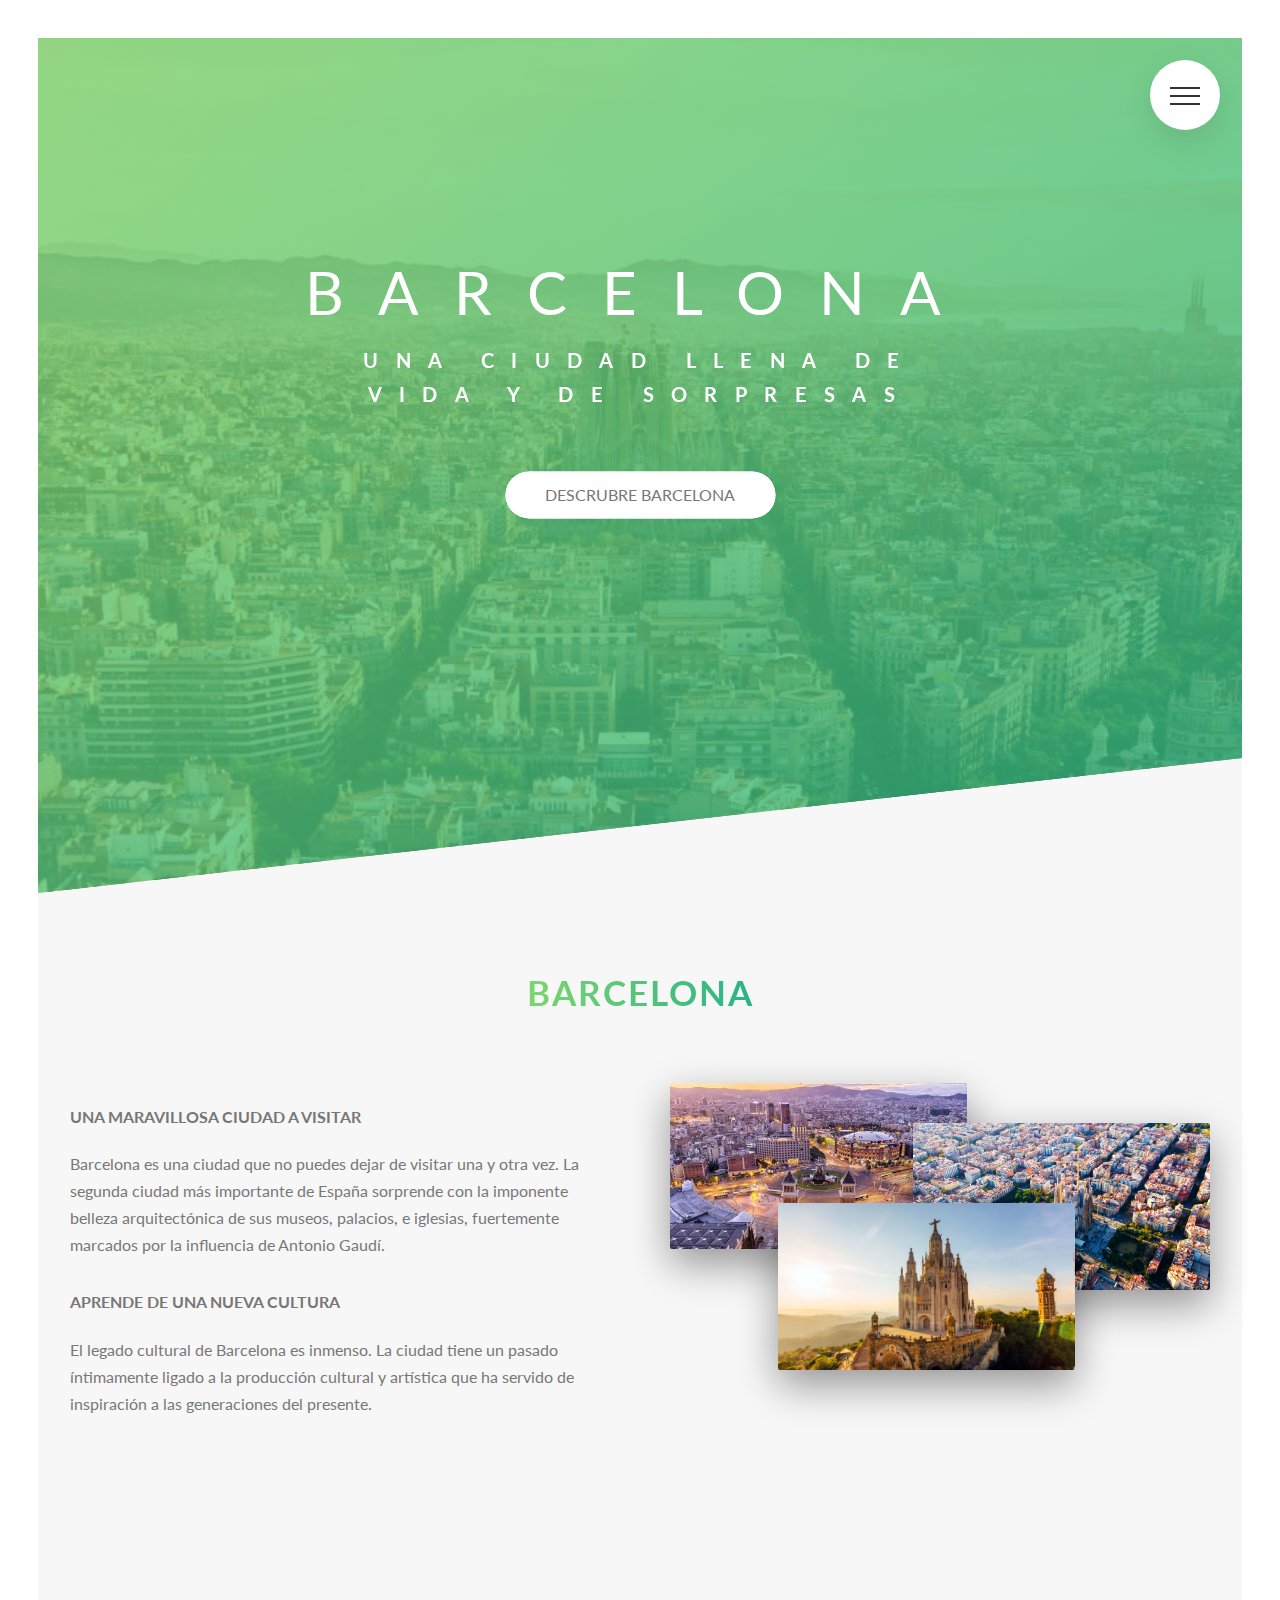
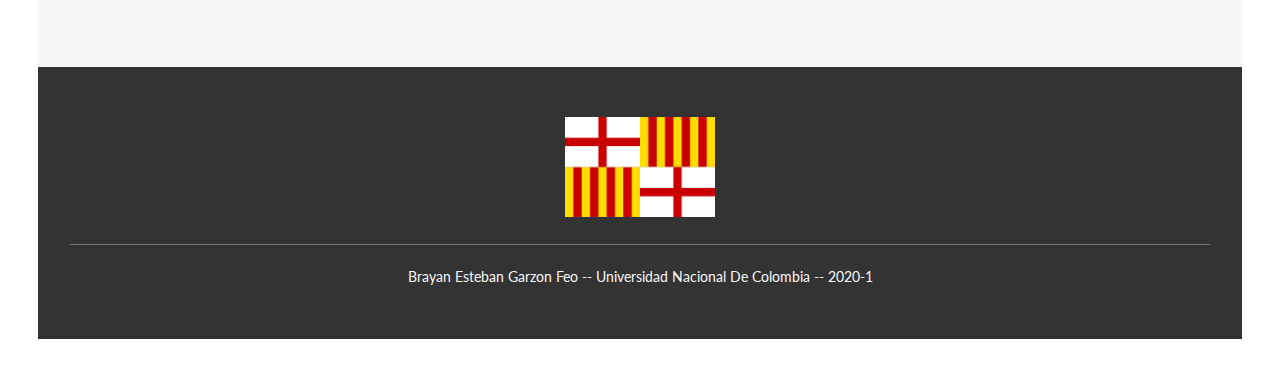
<file: index.html>
<!DOCTYPE html>
<html lang="es">

<head>
    <meta charset="UTF-8">
    <meta name="viewport" content="width=device-width, initial-scale=1.0">

    <link href="https://fonts.googleapis.com/css?family=Lato:100,300,400,700,900" rel="stylesheet">

    <link rel="stylesheet" href="css/icon-font.css">
    <link rel="stylesheet" href="css/style.css">
    <link rel="shortcut icon" type="image/png" href="img/icon.png">

    <title>Barcelona</title>
</head>

<body>

    <div class="navigation">
        <input type="checkbox" class="navigation__checkbox" id="navi-toggle">

        <label for="navi-toggle" class="navigation__button">
            <span class="navigation__icon">&nbsp;</span>
        </label>

        <div class="navigation__background">&nbsp;</div>

        <nav class="navigation__nav">
            <ul class="navigation__list">
                <li class="navigation__item"><a href="index.html" class="navigation__link"><span>01</span>Inicio</a>
                </li>
                <li class="navigation__item"><a href="ubicacion.html"
                        class="navigation__link"><span>02</span>Ubicacion</a></li>
                <li class="navigation__item"><a href="habitantes.html"
                        class="navigation__link"><span>03</span>Habitantes</a></li>
                <li class="navigation__item"><a href="historia.html"
                        class="navigation__link"><span>04</span>Historia</a></li>
                <li class="navigation__item"><a href="actividades.html"
                        class="navigation__link"><span>05</span>Actividades</a></li>
                <li class="navigation__item"><a href="referencias.html"
                        class="navigation__link"><span>05</span>Referencias</a></li>
            </ul>
        </nav>

    </div>
    <header class="header">
        <div class="header__text-box">
            <h1 class="heading-primary">
                <span class="heading-primary--main">Barcelona</span>
                <span class="heading-primary--sub">Una ciudad llena de vida y de sorpresas</span>
            </h1>

            <a href="#intro" class="btn btn--white btn--animated">Descrubre Barcelona</a>
        </div>
    </header>


    <main>
        <section class="section-about" id="intro">
            <div class="u-center-text u-margin-bottom-big">
                <h2 class="heading-secondary">
                    Barcelona
                </h2>
            </div>
            <div class="row">
                <div class="col-1-of-2">
                    <h3 class="heading-tertiary u-margin-bottom-small">Una maravillosa ciudad a visitar</h3>
                    <p class="paragraph">
                        Barcelona es una ciudad que no puedes dejar de visitar una y otra vez. La segunda ciudad más
                        importante de España sorprende con la imponente belleza arquitectónica de sus museos, palacios,
                        e iglesias, fuertemente marcados por la influencia de Antonio Gaudí.
                    </p>
                    <h3 class="heading-tertiary u-margin-bottom-small">Aprende de una nueva cultura</h3>
                    <p class="paragraph">
                        El legado cultural de Barcelona es inmenso. La ciudad tiene un pasado íntimamente ligado a la
                        producción cultural y artística que ha servido de inspiración a las generaciones del presente.
                    </p>
                </div>
                <div class="col-1-of-2">
                    <div class="composition">
                        <img src="img/Barcelona1.jpg" alt="photo 1" class="composition__photo composition__photo--p1">
                        <img src="img/Barcelona2.jpg" alt="photo 2" class="composition__photo composition__photo--p2">
                        <img src="img/Barcelona3.jpg" alt="photo 3" class="composition__photo composition__photo--p3">
                    </div>
                </div>
            </div>
        </section>
    </main>

    <footer class="footer">
        <div class="footer__logo-box">
            <img src="img/bandera.png" alt="Full logo" class="footer__logo">
        </div>
        <div class="row">
            <p class="footer__text">
                Brayan Esteban Garzon Feo -- Universidad Nacional De Colombia -- 2020-1
            </p>
        </div>
    </footer>

</body>

</html>
</file>
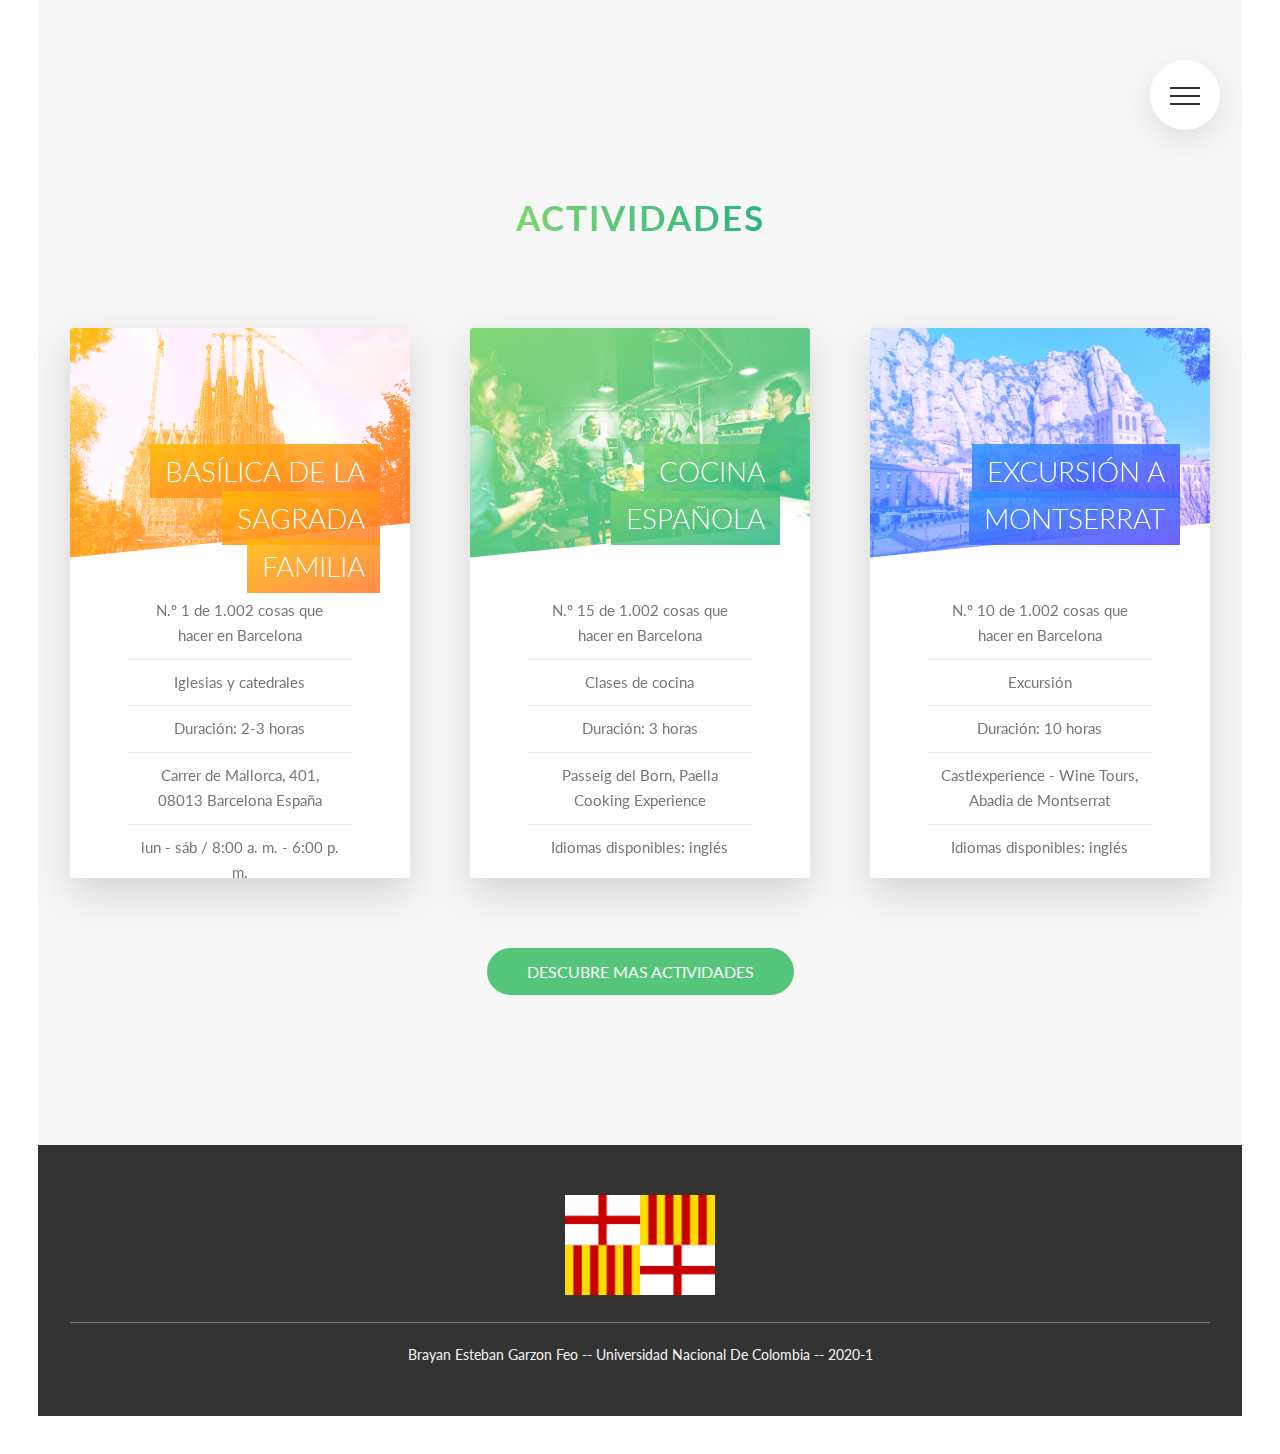
<file: actividades.html>
<!DOCTYPE html>
<html lang="es">

<head>
    <meta charset="UTF-8">
    <meta name="viewport" content="width=device-width, initial-scale=1.0">

    <link href="https://fonts.googleapis.com/css?family=Lato:100,300,400,700,900" rel="stylesheet">

    <link rel="stylesheet" href="css/icon-font.css">
    <link rel="stylesheet" href="css/style.css">
    <link rel="shortcut icon" type="image/png" href="img/icon.png">

    <title>Barcelona</title>
</head>

<body>

    <div class="navigation">
        <input type="checkbox" class="navigation__checkbox" id="navi-toggle">

        <label for="navi-toggle" class="navigation__button">
            <span class="navigation__icon">&nbsp;</span>
        </label>

        <div class="navigation__background">&nbsp;</div>

        <nav class="navigation__nav">
            <ul class="navigation__list">
                <li class="navigation__item"><a href="index.html" class="navigation__link"><span>01</span>Inicio</a>
                </li>
                <li class="navigation__item"><a href="ubicacion.html"
                        class="navigation__link"><span>02</span>Ubicacion</a></li>
                <li class="navigation__item"><a href="habitantes.html"
                        class="navigation__link"><span>03</span>Habitantes</a></li>
                <li class="navigation__item"><a href="historia.html"
                        class="navigation__link"><span>04</span>Historia</a></li>
                <li class="navigation__item"><a href="actividades.html"
                        class="navigation__link"><span>05</span>Actividades</a></li>
                <li class="navigation__item"><a href="referencias.html"
                        class="navigation__link"><span>05</span>Referencias</a></li>
            </ul>
        </nav>
    </div>
    <main>
        <section class="section-activities" id="section-activities">
            <div class="u-center-text u-margin-bottom-big">
                <h2 class="heading-secondary">
                    Actividades
                </h2>
            </div>

            <div class="row">
                <div class="col-1-of-3">
                    <div class="card">
                        <div class="card__side card__side--front">
                            <div class="card__picture card__picture--1">
                                &nbsp;
                            </div>
                            <h4 class="card__heading">
                                <span class="card__heading-span card__heading-span--1">
                                    Basílica de la Sagrada Familia
                                </span>

                            </h4>
                            <div class="card__details">
                                <ul>
                                    <li>N.º 1 de 1.002 cosas que hacer en Barcelona</li>
                                    <li>Iglesias y catedrales</li>
                                    <li>Duración: 2-3 horas</li>
                                    <li>Carrer de Mallorca, 401, 08013 Barcelona España</li>
                                    <li>lun - sáb / 8:00 a. m. - 6:00 p. m.</li>
                                </ul>
                            </div>
                        </div>
                        <div class="card__side card__side--back card__side--back-1">
                            <div class="card__cta">
                                <div class="card__price-box">
                                    <p class="card__price-only">Desde</p>
                                    <p class="card__price-value">$133.023</p>
                                </div>
                                <a href="#popup1" class="btn btn--white">Saber mas!</a>
                            </div>
                        </div>
                    </div>

                </div>
                <div class="col-1-of-3">
                    <div class="card">
                        <div class="card__side card__side--front">
                            <div class="card__picture card__picture--2">
                                &nbsp;
                            </div>
                            <h4 class="card__heading">
                                <span class="card__heading-span card__heading-span--2">
                                    Cocina española
                                </span>

                            </h4>
                            <div class="card__details">
                                <ul>
                                    <li>N.º 15 de 1.002 cosas que hacer en Barcelona</li>
                                    <li>Clases de cocina</li>
                                    <li>Duración: 3 horas</li>
                                    <li>Passeig del Born, Paella Cooking Experience</li>
                                    <li>Idiomas disponibles: inglés</li>
                                </ul>
                            </div>
                        </div>
                        <div class="card__side card__side--back card__side--back-2">
                            <div class="card__cta">
                                <div class="card__price-box">
                                    <p class="card__price-only">Desde</p>
                                    <p class="card__price-value">$167.398</p>
                                </div>
                                <a href="#popup2" class="btn btn--white">Saber mas!</a>
                            </div>
                        </div>
                    </div>
                </div>
                <div class="col-1-of-3">
                    <div class="card">
                        <div class="card__side card__side--front">
                            <div class="card__picture card__picture--3">
                                &nbsp;
                            </div>
                            <h4 class="card__heading">
                                <span class="card__heading-span card__heading-span--3">
                                    Excursión a Montserrat
                                </span>

                            </h4>
                            <div class="card__details">
                                <ul>
                                    <li>N.º 10 de 1.002 cosas que hacer en Barcelona</li>
                                    <li>Excursión</li>
                                    <li>Duración: 10 horas</li>
                                    <li>Castlexperience - Wine Tours, Abadia de Montserrat</li>
                                    <li>Idiomas disponibles: inglés</li>
                                </ul>
                            </div>
                        </div>
                        <div class="card__side card__side--back card__side--back-3">
                            <div class="card__cta">
                                <div class="card__price-box">
                                    <p class="card__price-only">Desde</p>
                                    <p class="card__price-value">$422.085</p>
                                </div>
                                <a href="#popup3" class="btn btn--white">Saber mas!</a>
                            </div>
                        </div>
                    </div>
                </div>
            </div>

            <div class="u-center-text u-margin-top-huge">
                <a href="https://www.tripadvisor.co/Attractions-g187497-Activities-Barcelona_Catalonia.html" class="btn btn--green">Descubre mas actividades</a>
            </div>
        </section>
    </main>
    <footer class="footer">
        <div class="footer__logo-box">
            <img src="img/bandera.png" alt="Full logo" class="footer__logo">
        </div>
        <div class="row">
            <p class="footer__text">
                Brayan Esteban Garzon Feo -- Universidad Nacional De Colombia -- 2020-1
            </p>
        </div>
    </footer>

    <div class="popup" id="popup1">
        <div class="popup__content">
            <div class="popup__left">
                <img src="img/actividades1-1.jpg" alt="tour photo" class="popup__img">
                <img src="img/actividades1-2.jpg" alt="tour photo" class="popup__img">
            </div>
            <div class="popup__right">
                <a href="#section-activities" class="popup__close">&times;</a>
                <h2 class="heading-secondary u-margin-bottom-small">Basílica de la Sagrada Familia</h2>
                <h3 class="heading-teartiary u-margin-bottom-small">Descripción general</h3>
                <p class="popup__text">
                    La Basílica de la Sagrada Familia es una iglesia monumental dedicada a la Sagrada Familia: Jesús,
                    María y José. Iniciada en 1882 a partir del proyecto del arquitecto Francisco de Paula del Villar,
                    es a finales de 1883 cuando se le encarga a Antoni Gaudí la continuación del proyecto. El Templo
                    siempre ha sido expiatorio, lo que significa que, desde sus inicios, se construye a partir de
                    donativos. En este sentido, Gaudí dijo: «El Templo Expiatorio de la Sagrada Familia lo hace el
                    pueblo y se refleja en él. Es una obra que está en las manos de Dios y en la voluntad del pueblo».
                    Hoy la construcción de la Basílica continúa, y desde que en 2010 fue dedicada a Dios por S. S.
                    Benedicto XVI, se celebran misas en el interior.
                </p>
                <a href="https://www.tripadvisor.co/Attraction_Review-g187497-d190166-Reviews-Basilica_of_the_Sagrada_Familia-Barcelona_Catalonia.html"
                    class="btn btn--green">Enterate de mas!</a>
            </div>
        </div>
    </div>

    <div class="popup" id="popup2">
        <div class="popup__content">
            <div class="popup__left">
                <img src="img/actividades2-1.jpg" alt="tour photo" class="popup__img">
                <img src="img/actividades2-2.jpg" alt="tour photo" class="popup__img">
            </div>
            <div class="popup__right">
                <a href="#section-activities" class="popup__close">&times;</a>
                <h2 class="heading-secondary u-margin-bottom-small">Experiencia interactiva de cocina española en
                    Barcelona</h2>
                <h3 class="heading-teartiary u-margin-bottom-small">Descripción general</h3>
                <p class="popup__text">
                    En lugar de pedir tapas y paella en los restaurantes de Barcelona, cocínelos usted mismo con un chef
                    local. Aprenda sobre los productos locales en el mercado de La Boquería antes de visitar una cocina
                    de enseñanza para preparar tapas, mezclar sangría y cocinar una paella. Siéntate a comerlos con tus
                    compañeros cocineros y opta por disfrutar de un chupito en un bar para completar tu experiencia. Una
                    selección de franjas horarias ofrece una flexibilidad práctica.
                </p>
                <a href="https://www.tripadvisor.co/AttractionProductReview-g187497-d11990696-Interactive_Spanish_Cooking_Experience_in_Barcelona-Barcelona_Catalonia.html"
                    class="btn btn--green">Enterate de mas!</a>
            </div>
        </div>
    </div>

    <div class="popup" id="popup3">
        <div class="popup__content">
            <div class="popup__left">
                <img src="img/actividades3-1.jpg" alt="tour photo" class="popup__img">
                <img src="img/actividades3-2.jpg" alt="tour photo" class="popup__img">
            </div>
            <div class="popup__right">
                <a href="#section-activities" class="popup__close">&times;</a>
                <h2 class="heading-secondary u-margin-bottom-small">Excursión a Montserrat desde Barcelona con almuerzo y cata de vinos gourmet incluidos</h2>
                <h3 class="heading-teartiary u-margin-bottom-small">Descripción general</h3>
                <p class="popup__text">
                    Añada un elemento culinario a su visita de Montserrat en esta escapada de un día desde Barcelona. A
                    diferencia de otras excursiones, esta experiencia incluye un almuerzo catalán y una cata de vinos y
                    degustación de quesos en Oller del Mas, un castillo del siglo X ubicado en una finca de 404
                    hectáreas (1000 acres). Disfrute de una combinación de visitas guiadas y tiempo libre en el
                    monasterio y la basílica de Montserrat antes de explorar las bodegas del viñedo. Ademas, recibirá
                    atención personalizada en un grupo pequeño.
                </p>
                <a href="https://www.tripadvisor.co/AttractionProductReview-g187497-d11452580-Montserrat_Tour_from_Barcelona_Including_Lunch_and_Gourmet_Wine_Tasting-Barcelona_.html"
                    class="btn btn--green">Enterate de mas!</a>
            </div>
        </div>
    </div>
</file>
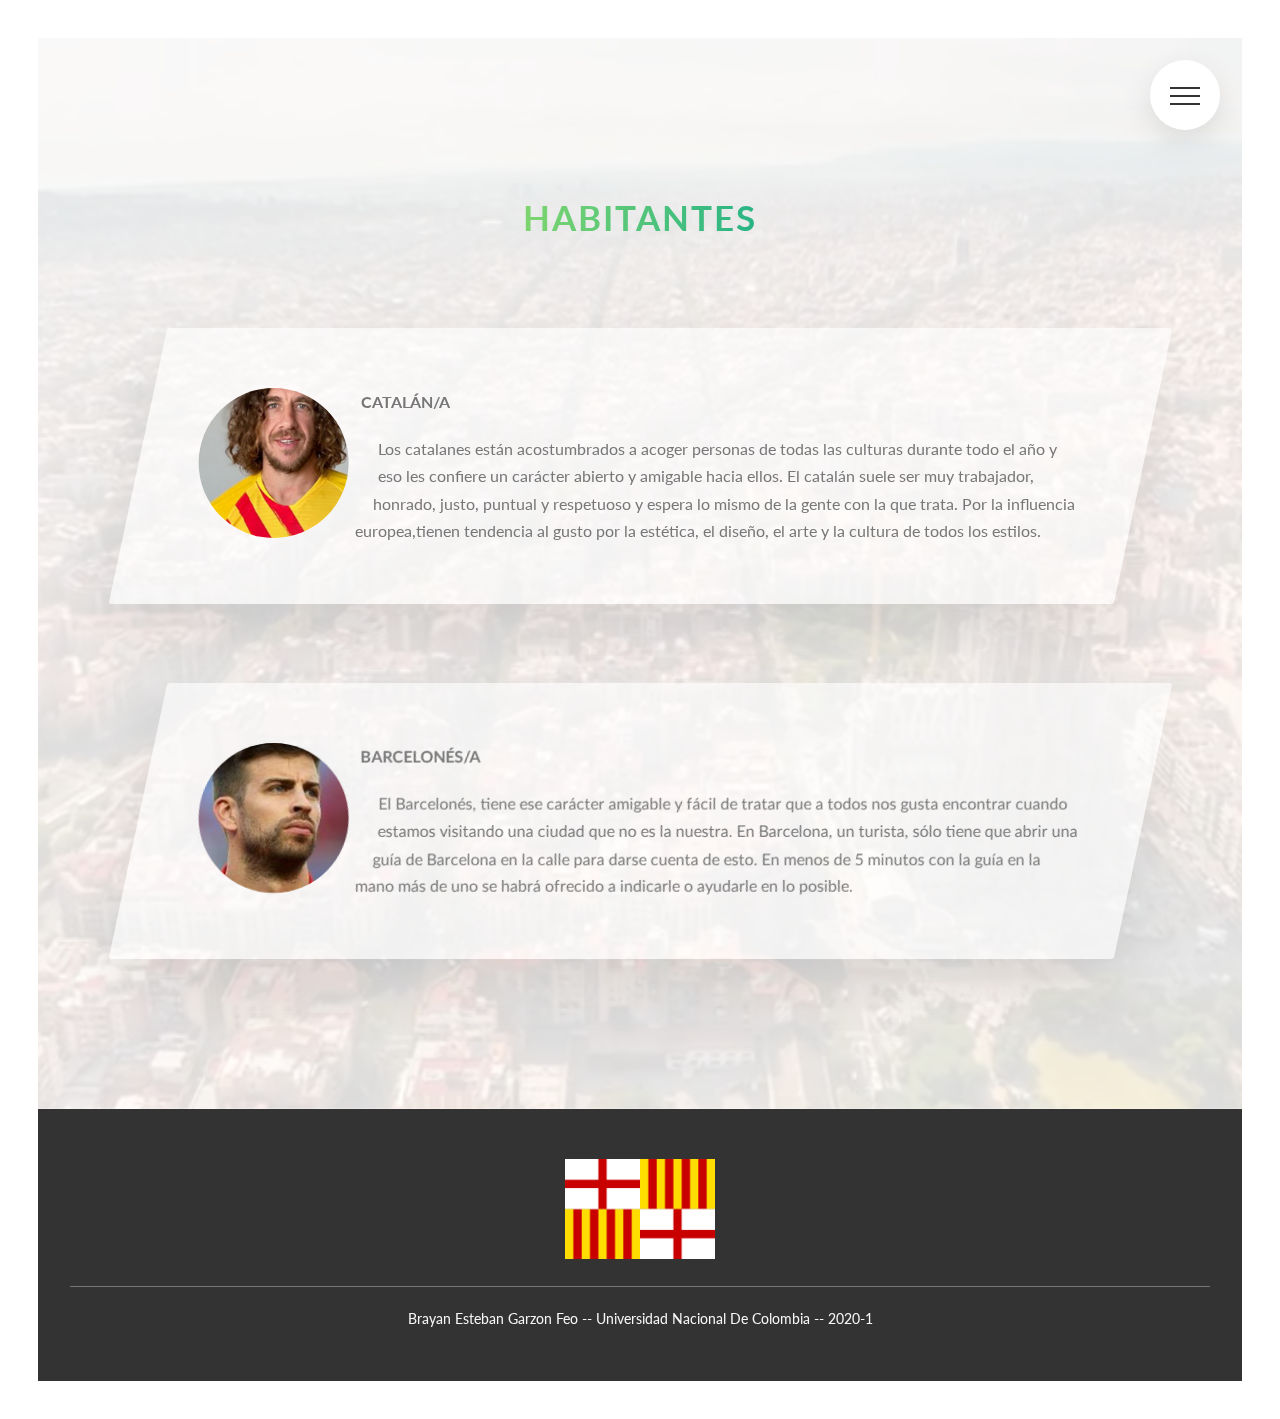
<file: habitantes.html>
<!DOCTYPE html>
<html lang="es">

<head>
    <meta charset="UTF-8">
    <meta name="viewport" content="width=device-width, initial-scale=1.0">

    <link href="https://fonts.googleapis.com/css?family=Lato:100,300,400,700,900" rel="stylesheet">

    <link rel="stylesheet" href="css/icon-font.css">
    <link rel="stylesheet" href="css/style.css">
    <link rel="shortcut icon" type="image/png" href="img/icon.png">

    <title>Barcelona</title>
</head>

<body>

    <div class="navigation">
        <input type="checkbox" class="navigation__checkbox" id="navi-toggle">

        <label for="navi-toggle" class="navigation__button">
            <span class="navigation__icon">&nbsp;</span>
        </label>

        <div class="navigation__background">&nbsp;</div>

        <nav class="navigation__nav">
            <ul class="navigation__list">
                <li class="navigation__item"><a href="index.html" class="navigation__link"><span>01</span>Inicio</a>
                </li>
                <li class="navigation__item"><a href="ubicacion.html"
                        class="navigation__link"><span>02</span>Ubicacion</a></li>
                <li class="navigation__item"><a href="habitantes.html"
                        class="navigation__link"><span>03</span>Habitantes</a></li>
                <li class="navigation__item"><a href="historia.html"
                        class="navigation__link"><span>04</span>Historia</a></li>
                <li class="navigation__item"><a href="actividades.html"
                        class="navigation__link"><span>05</span>Actividades</a></li>
                <li class="navigation__item"><a href="referencias.html"
                        class="navigation__link"><span>05</span>Referencias</a></li>
            </ul>
        </nav>

    </div>
    <main>
        <section class="section-people">
            <div class="bg-video">
                <video class="bg-video__content" autoplay muted loop>
                    <source src="img/video1.mp4" type="video/mp4">
                    <source src="img/video1.webm" type="video/webm">
                    Yoyr browser is not supported!
                </video>
            </div>
            <div class="u-center-text u-margin-bottom-big">
                <h2 class="heading-secondary">
                    Habitantes
                </h2>
            </div>
            <div class="row">
                <div class="story">
                    <figure class="story__shape">
                        <img src="img/habitante1.png" alt="Person" class="story__img">
                        <figcaption class="story__caption">Carles Puyol</figcaption>
                    </figure>
                    <div class="story__text">
                        <h3 class="heading-tertiary u-margin-bottom-small">Catalán/a</h3>
                        <p>
                            Los catalanes están acostumbrados a acoger personas de todas las culturas durante todo el
                            año y eso les confiere un carácter abierto y amigable hacia ellos.
                            El catalán suele ser muy trabajador, honrado, justo, puntual y respetuoso y espera lo mismo
                            de la gente con la que trata. Por la
                            influencia europea,tienen tendencia al gusto por la estética, el diseño, el arte y la
                            cultura de todos los estilos.
                        </p>
                    </div>
                </div>
            </div>

            <div class="row">
                <div class="story">
                    <figure class="story__shape">
                        <img src="img/habitante2.jpg" alt="Person" class="story__img">
                        <figcaption class="story__caption">Gerard Piqué</figcaption>
                    </figure>
                    <div class="story__text">
                        <h3 class="heading-tertiary u-margin-bottom-small">Barcelonés/a</h3>
                        <p>
                            El Barcelonés, tiene ese carácter amigable y fácil de tratar que a todos nos gusta encontrar
                            cuando estamos visitando una ciudad que no es la nuestra. En Barcelona, un turista, sólo
                            tiene que abrir una guía de Barcelona en la calle para darse cuenta de esto. En menos de 5
                            minutos con la guía en la mano más de uno se habrá ofrecido a indicarle o ayudarle en lo
                            posible.
                        </p>
                    </div>
                </div>
            </div>
        </section>
    </main>
    <footer class="footer">
        <div class="footer__logo-box">
            <img src="img/bandera.png" alt="Full logo" class="footer__logo">
        </div>
        <div class="row">
            <p class="footer__text">
                Brayan Esteban Garzon Feo -- Universidad Nacional De Colombia -- 2020-1
            </p>
        </div>
    </footer>
</file>
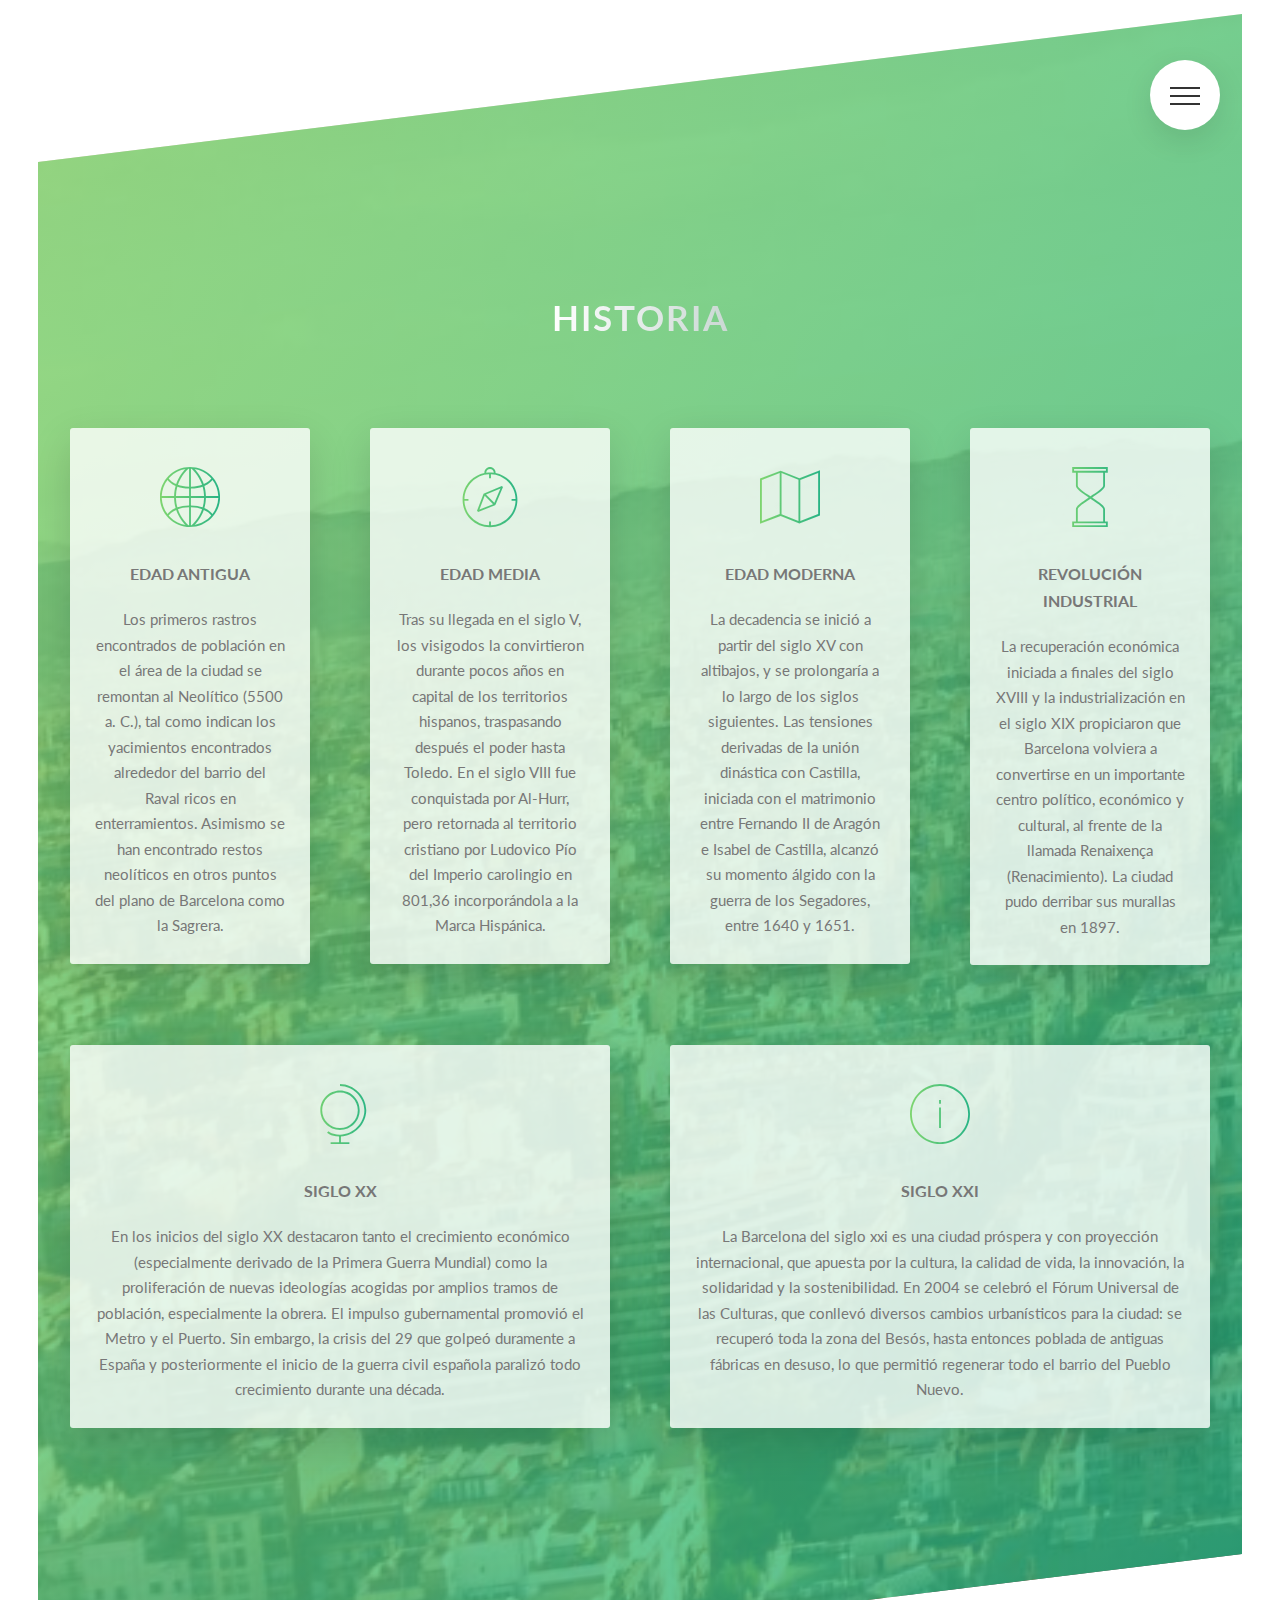
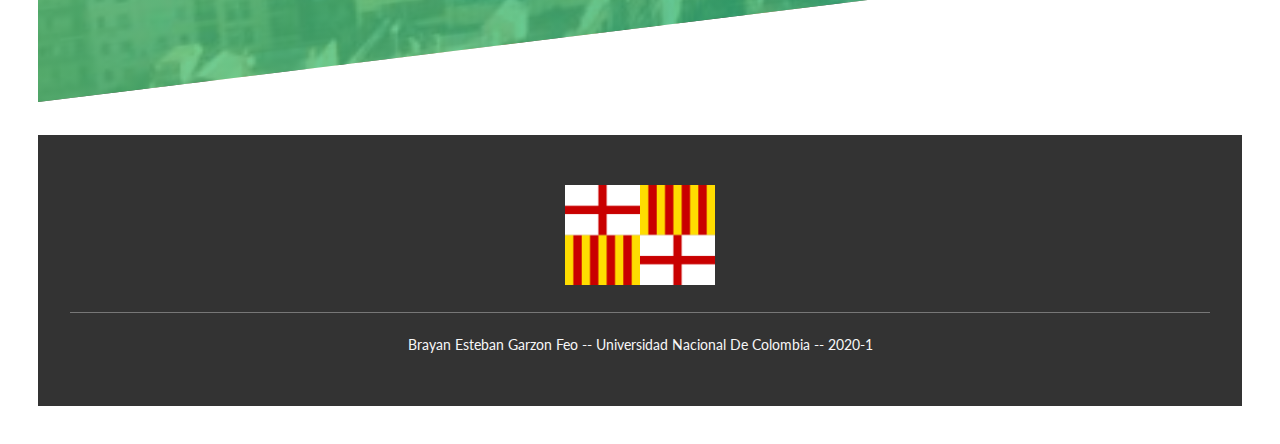
<file: historia.html>
<!DOCTYPE html>
<html lang="es">

<head>
    <meta charset="UTF-8">
    <meta name="viewport" content="width=device-width, initial-scale=1.0">

    <link href="https://fonts.googleapis.com/css?family=Lato:100,300,400,700,900" rel="stylesheet">

    <link rel="stylesheet" href="css/icon-font.css">
    <link rel="stylesheet" href="css/style.css">
    <link rel="shortcut icon" type="image/png" href="img/icon.png">

    <title>Barcelona</title>
</head>

<body>

    <div class="navigation">
        <input type="checkbox" class="navigation__checkbox" id="navi-toggle">

        <label for="navi-toggle" class="navigation__button">
            <span class="navigation__icon">&nbsp;</span>
        </label>

        <div class="navigation__background">&nbsp;</div>

        <nav class="navigation__nav">
            <ul class="navigation__list">
                <li class="navigation__item"><a href="index.html" class="navigation__link"><span>01</span>Inicio</a>
                </li>
                <li class="navigation__item"><a href="ubicacion.html"
                        class="navigation__link"><span>02</span>Ubicacion</a></li>
                <li class="navigation__item"><a href="habitantes.html"
                        class="navigation__link"><span>03</span>Habitantes</a></li>
                <li class="navigation__item"><a href="historia.html"
                        class="navigation__link"><span>04</span>Historia</a></li>
                <li class="navigation__item"><a href="actividades.html"
                        class="navigation__link"><span>05</span>Actividades</a></li>
                <li class="navigation__item"><a href="referencias.html"
                        class="navigation__link"><span>05</span>Referencias</a></li>
            </ul>
        </nav>

    </div>
    <main>
        <section class="section-history">
            <div class="u-center-text u-margin-bottom-big">
                <h2 class="heading-secondary-2">
                    Historia
                </h2>
            </div>
            <div class="row">
                <div class="col-1-of-4">
                    <div class="history-box">
                        <i class="history-box__icon icon-basic-world"></i>
                        <h3 class="heading-tertiary u-margin-bottom-small">Edad Antigua</h3>
                        <p class="history-box__text">
                            Los primeros rastros encontrados de población en el área de la ciudad se remontan al
                            Neolítico (5500 a. C.), tal como indican los yacimientos encontrados alrededor del barrio
                            del Raval ricos en enterramientos. Asimismo se han encontrado restos neolíticos en otros
                            puntos del plano de Barcelona como la Sagrera.
                        </p>
                    </div>
                </div>
                <div class="col-1-of-4">
                    <div class="history-box">
                        <i class="history-box__icon icon-basic-compass"></i>
                        <h3 class="heading-tertiary u-margin-bottom-small">Edad Media</h3>
                        <p class="history-box__text">
                            Tras su llegada en el siglo V, los visigodos la convirtieron durante pocos años en capital
                            de los territorios hispanos, traspasando después el poder hasta Toledo. En el siglo VIII fue
                            conquistada por Al-Hurr, pero retornada al territorio cristiano por Ludovico Pío del Imperio
                            carolingio en 801,36​ incorporándola a la Marca Hispánica.
                        </p>
                    </div>
                </div>
                <div class="col-1-of-4">
                    <div class="history-box">
                        <i class="history-box__icon icon-basic-map"></i>
                        <h3 class="heading-tertiary u-margin-bottom-small">Edad Moderna</h3>
                        <p class="history-box__text">
                            La decadencia se inició a partir del siglo XV con altibajos, y se prolongaría a lo largo de
                            los siglos siguientes. Las tensiones derivadas de la unión dinástica con Castilla, iniciada
                            con el matrimonio entre Fernando II de Aragón e Isabel de Castilla, alcanzó su momento
                            álgido con la guerra de los Segadores, entre 1640 y 1651.
                        </p>
                    </div>
                </div>
                <div class="col-1-of-4">
                    <div class="history-box">
                        <i class="history-box__icon icon-basic-clessidre"></i>
                        <h3 class="heading-tertiary u-margin-bottom-small">Revolución industrial</h3>
                        <p class="history-box__text">
                            La recuperación económica iniciada a finales del siglo XVIII y la industrialización en el
                            siglo XIX propiciaron que Barcelona volviera a convertirse en un importante centro político,
                            económico y cultural, al frente de la llamada Renaixença (Renacimiento). La ciudad pudo
                            derribar sus murallas en 1897.
                        </p>
                    </div>
                </div>
            </div>
            <div class="row">
                <div class="col-1-of-2">
                    <div class="history-box">
                        <i class="history-box__icon icon-basic-globe"></i>
                        <h3 class="heading-tertiary u-margin-bottom-small">Siglo XX</h3>
                        <p class="history-box__text">
                            En los inicios del siglo XX destacaron tanto el crecimiento económico (especialmente
                            derivado de la Primera Guerra Mundial) como la proliferación de nuevas ideologías acogidas
                            por amplios tramos de población, especialmente la obrera. El impulso gubernamental promovió
                            el Metro y el Puerto. Sin embargo, la crisis del 29 que golpeó duramente a España y
                            posteriormente el inicio de la guerra civil española paralizó todo crecimiento durante una
                            década.
                        </p>
                    </div>
                </div>
                <div class="col-1-of-2">
                    <div class="history-box">
                        <i class="history-box__icon icon-basic-info"></i>
                        <h3 class="heading-tertiary u-margin-bottom-small">Siglo XXI</h3>
                        <p class="history-box__text">
                            La Barcelona del siglo xxi es una ciudad próspera y con proyección internacional, que
                            apuesta por la cultura, la calidad de vida, la innovación, la solidaridad y la
                            sostenibilidad. En 2004 se celebró el Fórum Universal de las Culturas, que conllevó diversos
                            cambios urbanísticos para la ciudad: se recuperó toda la zona del Besós, hasta entonces
                            poblada de antiguas fábricas en desuso, lo que permitió regenerar todo el barrio del Pueblo
                            Nuevo.
                        </p>
                    </div>
                </div>
            </div>
        </section>
        <div class="u-center-text u-margin-bottom-big">
            &nbsp;
        </div>
    </main>
    <footer class="footer">
        <div class="footer__logo-box">
            <img src="img/bandera.png" alt="Full logo" class="footer__logo">
        </div>
        <div class="row">
            <p class="footer__text">
                Brayan Esteban Garzon Feo -- Universidad Nacional De Colombia -- 2020-1
            </p>
        </div>
    </footer>
</file>
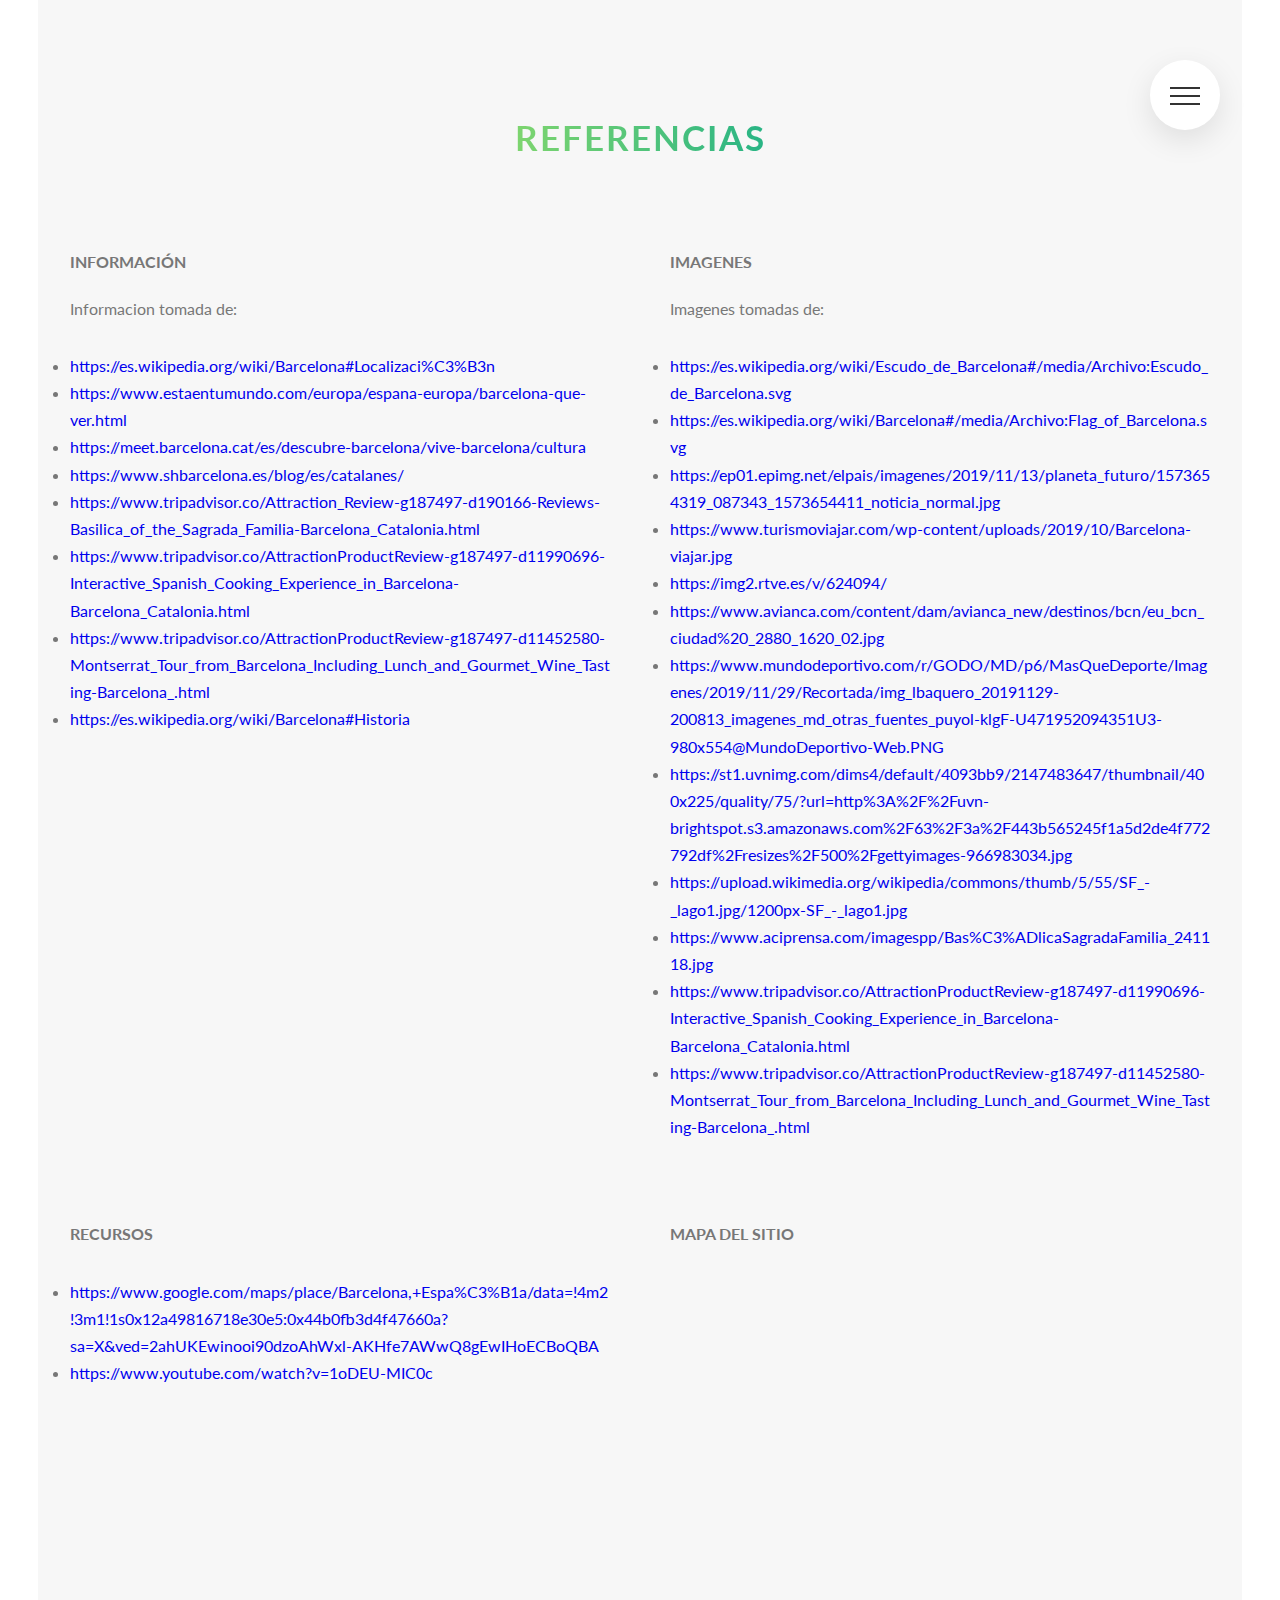
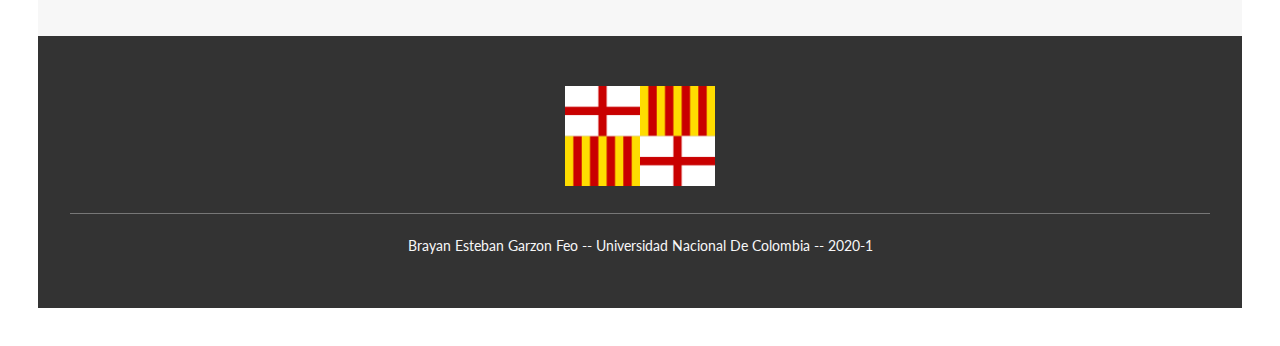
<file: referencias.html>
<!DOCTYPE html>
<html lang="es">

<head>
    <meta charset="UTF-8">
    <meta name="viewport" content="width=device-width, initial-scale=1.0">

    <link href="https://fonts.googleapis.com/css?family=Lato:100,300,400,700,900" rel="stylesheet">

    <link rel="stylesheet" href="css/icon-font.css">
    <link rel="stylesheet" href="css/style.css">
    <link rel="shortcut icon" type="image/png" href="img/icon.png">

    <title>Barcelona</title>
</head>

<body>

    <div class="navigation">
        <input type="checkbox" class="navigation__checkbox" id="navi-toggle">

        <label for="navi-toggle" class="navigation__button">
            <span class="navigation__icon">&nbsp;</span>
        </label>

        <div class="navigation__background">&nbsp;</div>

        <nav class="navigation__nav">
            <ul class="navigation__list">
                <li class="navigation__item"><a href="index.html" class="navigation__link"><span>01</span>Inicio</a>
                </li>
                <li class="navigation__item"><a href="ubicacion.html"
                        class="navigation__link"><span>02</span>Ubicacion</a></li>
                <li class="navigation__item"><a href="habitantes.html"
                        class="navigation__link"><span>03</span>Habitantes</a></li>
                <li class="navigation__item"><a href="historia.html"
                        class="navigation__link"><span>04</span>Historia</a></li>
                <li class="navigation__item"><a href="actividades.html"
                        class="navigation__link"><span>05</span>Actividades</a></li>
                <li class="navigation__item"><a href="referencias.html"
                        class="navigation__link"><span>05</span>Referencias</a></li>
            </ul>
        </nav>

    </div>
    <main>
        <section class="section-about">
            <div class="u-center-text u-margin-bottom-big">
                <h2 class="heading-secondary">
                    Referencias
                </h2>
            </div>
            <div class="row">
                <div class="col-1-of-2">
                    <h3 class="heading-tertiary u-margin-bottom-small">Información</h3>
                    <p class="paragraph">
                        Informacion tomada de:

                    </p>
                    <ul>
                        <li class="li-break"><a
                                href="https://es.wikipedia.org/wiki/Barcelona#Localizaci%C3%B3n">https://es.wikipedia.org/wiki/Barcelona#Localizaci%C3%B3n</a>
                        </li>
                        <li class="li-break"><a
                                href="https://www.estaentumundo.com/europa/espana-europa/barcelona-que-ver.html">https://www.estaentumundo.com/europa/espana-europa/barcelona-que-ver.html</a>
                        </li>
                        <li class="li-break"><a
                                href="https://meet.barcelona.cat/es/descubre-barcelona/vive-barcelona/cultura">https://meet.barcelona.cat/es/descubre-barcelona/vive-barcelona/cultura</a>
                        </li>
                        <li class="li-break"><a
                                href="https://www.shbarcelona.es/blog/es/catalanes/">https://www.shbarcelona.es/blog/es/catalanes/</a>
                        </li>
                        <li class="li-break"><a
                                href="https://www.tripadvisor.co/Attraction_Review-g187497-d190166-Reviews-Basilica_of_the_Sagrada_Familia-Barcelona_Catalonia.html">https://www.tripadvisor.co/Attraction_Review-g187497-d190166-Reviews-Basilica_of_the_Sagrada_Familia-Barcelona_Catalonia.html
                            </a></li>
                        <li class="li-break"><a
                                href="https://www.tripadvisor.co/AttractionProductReview-g187497-d11990696-Interactive_Spanish_Cooking_Experience_in_Barcelona-Barcelona_Catalonia.html">https://www.tripadvisor.co/AttractionProductReview-g187497-d11990696-Interactive_Spanish_Cooking_Experience_in_Barcelona-Barcelona_Catalonia.html
                            </a></li>
                        <li class="li-break"><a
                                href="https://www.tripadvisor.co/AttractionProductReview-g187497-d11452580-Montserrat_Tour_from_Barcelona_Including_Lunch_and_Gourmet_Wine_Tasting-Barcelona_.html">https://www.tripadvisor.co/AttractionProductReview-g187497-d11452580-Montserrat_Tour_from_Barcelona_Including_Lunch_and_Gourmet_Wine_Tasting-Barcelona_.html
                            </a></li>
                        <li class="li-break"><a
                                href="https://es.wikipedia.org/wiki/Barcelona#Historia">https://es.wikipedia.org/wiki/Barcelona#Historia
                            </a></li>
                    </ul>
                </div>
                <div class="col-1-of-2">
                    <h3 class="heading-tertiary u-margin-bottom-small">Imagenes</h3>
                    <p class="paragraph">
                        Imagenes tomadas de:
                    </p>
                    <ul>
                        <li class="li-break"><a
                                href="https://es.wikipedia.org/wiki/Escudo_de_Barcelona#/media/Archivo:Escudo_de_Barcelona.svg">https://es.wikipedia.org/wiki/Escudo_de_Barcelona#/media/Archivo:Escudo_de_Barcelona.svg
                            </a></li>
                        <li class="li-break"><a
                                href="https://es.wikipedia.org/wiki/Barcelona#/media/Archivo:Flag_of_Barcelona.svg">https://es.wikipedia.org/wiki/Barcelona#/media/Archivo:Flag_of_Barcelona.svg</a>
                        </li>
                        <li class="li-break"><a
                                href="https://ep01.epimg.net/elpais/imagenes/2019/11/13/planeta_futuro/1573654319_087343_1573654411_noticia_normal.jpg">https://ep01.epimg.net/elpais/imagenes/2019/11/13/planeta_futuro/1573654319_087343_1573654411_noticia_normal.jpg
                            </a></li>
                        <li class="li-break"><a
                                href="https://www.turismoviajar.com/wp-content/uploads/2019/10/Barcelona-viajar.jpg">https://www.turismoviajar.com/wp-content/uploads/2019/10/Barcelona-viajar.jpg</a>
                        </li>
                        <li class="li-break"><a href="https://img2.rtve.es/v/624094/">https://img2.rtve.es/v/624094/</a>
                        </li>
                        <li class="li-break"><a
                                href="https://www.avianca.com/content/dam/avianca_new/destinos/bcn/eu_bcn_ciudad%20_2880_1620_02.jpg">https://www.avianca.com/content/dam/avianca_new/destinos/bcn/eu_bcn_ciudad%20_2880_1620_02.jpg
                            </a></li>
                        <li class="li-break"><a
                                href="https://www.mundodeportivo.com/r/GODO/MD/p6/MasQueDeporte/Imagenes/2019/11/29/Recortada/img_lbaquero_20191129-200813_imagenes_md_otras_fuentes_puyol-klgF-U471952094351U3-980x554@MundoDeportivo-Web.PNG">https://www.mundodeportivo.com/r/GODO/MD/p6/MasQueDeporte/Imagenes/2019/11/29/Recortada/img_lbaquero_20191129-200813_imagenes_md_otras_fuentes_puyol-klgF-U471952094351U3-980x554@MundoDeportivo-Web.PNG
                            </a></li>
                        <li class="li-break"><a
                                href="https://st1.uvnimg.com/dims4/default/4093bb9/2147483647/thumbnail/400x225/quality/75/?url=http%3A%2F%2Fuvn-brightspot.s3.amazonaws.com%2F63%2F3a%2F443b565245f1a5d2de4f772792df%2Fresizes%2F500%2Fgettyimages-966983034.jpg">https://st1.uvnimg.com/dims4/default/4093bb9/2147483647/thumbnail/400x225/quality/75/?url=http%3A%2F%2Fuvn-brightspot.s3.amazonaws.com%2F63%2F3a%2F443b565245f1a5d2de4f772792df%2Fresizes%2F500%2Fgettyimages-966983034.jpg
                            </a></li>
                        <li class="li-break"><a
                                href="https://upload.wikimedia.org/wikipedia/commons/thumb/5/55/SF_-_lago1.jpg/1200px-SF_-_lago1.jpg">https://upload.wikimedia.org/wikipedia/commons/thumb/5/55/SF_-_lago1.jpg/1200px-SF_-_lago1.jpg
                            </a></li>
                        <li class="li-break"><a
                                href="https://www.aciprensa.com/imagespp/Bas%C3%ADlicaSagradaFamilia_241118.jpg">https://www.aciprensa.com/imagespp/Bas%C3%ADlicaSagradaFamilia_241118.jpg</a>
                        </li>
                        <li class="li-break"><a
                                href="https://www.tripadvisor.co/AttractionProductReview-g187497-d11990696-Interactive_Spanish_Cooking_Experience_in_Barcelona-Barcelona_Catalonia.html">https://www.tripadvisor.co/AttractionProductReview-g187497-d11990696-Interactive_Spanish_Cooking_Experience_in_Barcelona-Barcelona_Catalonia.html
                            </a></li>
                        <li class="li-break"><a
                                href="https://www.tripadvisor.co/AttractionProductReview-g187497-d11452580-Montserrat_Tour_from_Barcelona_Including_Lunch_and_Gourmet_Wine_Tasting-Barcelona_.html">https://www.tripadvisor.co/AttractionProductReview-g187497-d11452580-Montserrat_Tour_from_Barcelona_Including_Lunch_and_Gourmet_Wine_Tasting-Barcelona_.html
                            </a></li>

                    </ul>
                </div>
            </div>
            <div class="row">
                <div class="col-1-of-2">
                    <h3 class="heading-tertiary u-margin-bottom-small">Recursos</h3>
                    <p class="paragraph">
                    </p>
                    <ul>
                        <li class="li-break"><a
                                href="https://www.google.com/maps/place/Barcelona,+Espa%C3%B1a/data=!4m2!3m1!1s0x12a49816718e30e5:0x44b0fb3d4f47660a?sa=X&ved=2ahUKEwinooi90dzoAhWxl-AKHfe7AWwQ8gEwIHoECBoQBA">https://www.google.com/maps/place/Barcelona,+Espa%C3%B1a/data=!4m2!3m1!1s0x12a49816718e30e5:0x44b0fb3d4f47660a?sa=X&ved=2ahUKEwinooi90dzoAhWxl-AKHfe7AWwQ8gEwIHoECBoQBA</a>
                        </li>
                        <li class="li-break"><a
                                href="https://www.youtube.com/watch?v=1oDEU-MIC0c">https://www.youtube.com/watch?v=1oDEU-MIC0c</a>
                        </li>

                    </ul>
                </div>
                <div class="col-1-of-2">
                    <h3 class="heading-tertiary u-margin-bottom-small">Mapa del sitio</h3>

                </div>
            </div>
        </section>
    </main>
    <footer class="footer">
        <div class="footer__logo-box">
            <img src="img/bandera.png" alt="Full logo" class="footer__logo">
        </div>
        <div class="row">
            <p class="footer__text">
                Brayan Esteban Garzon Feo -- Universidad Nacional De Colombia -- 2020-1
            </p>
        </div>
    </footer>
</file>
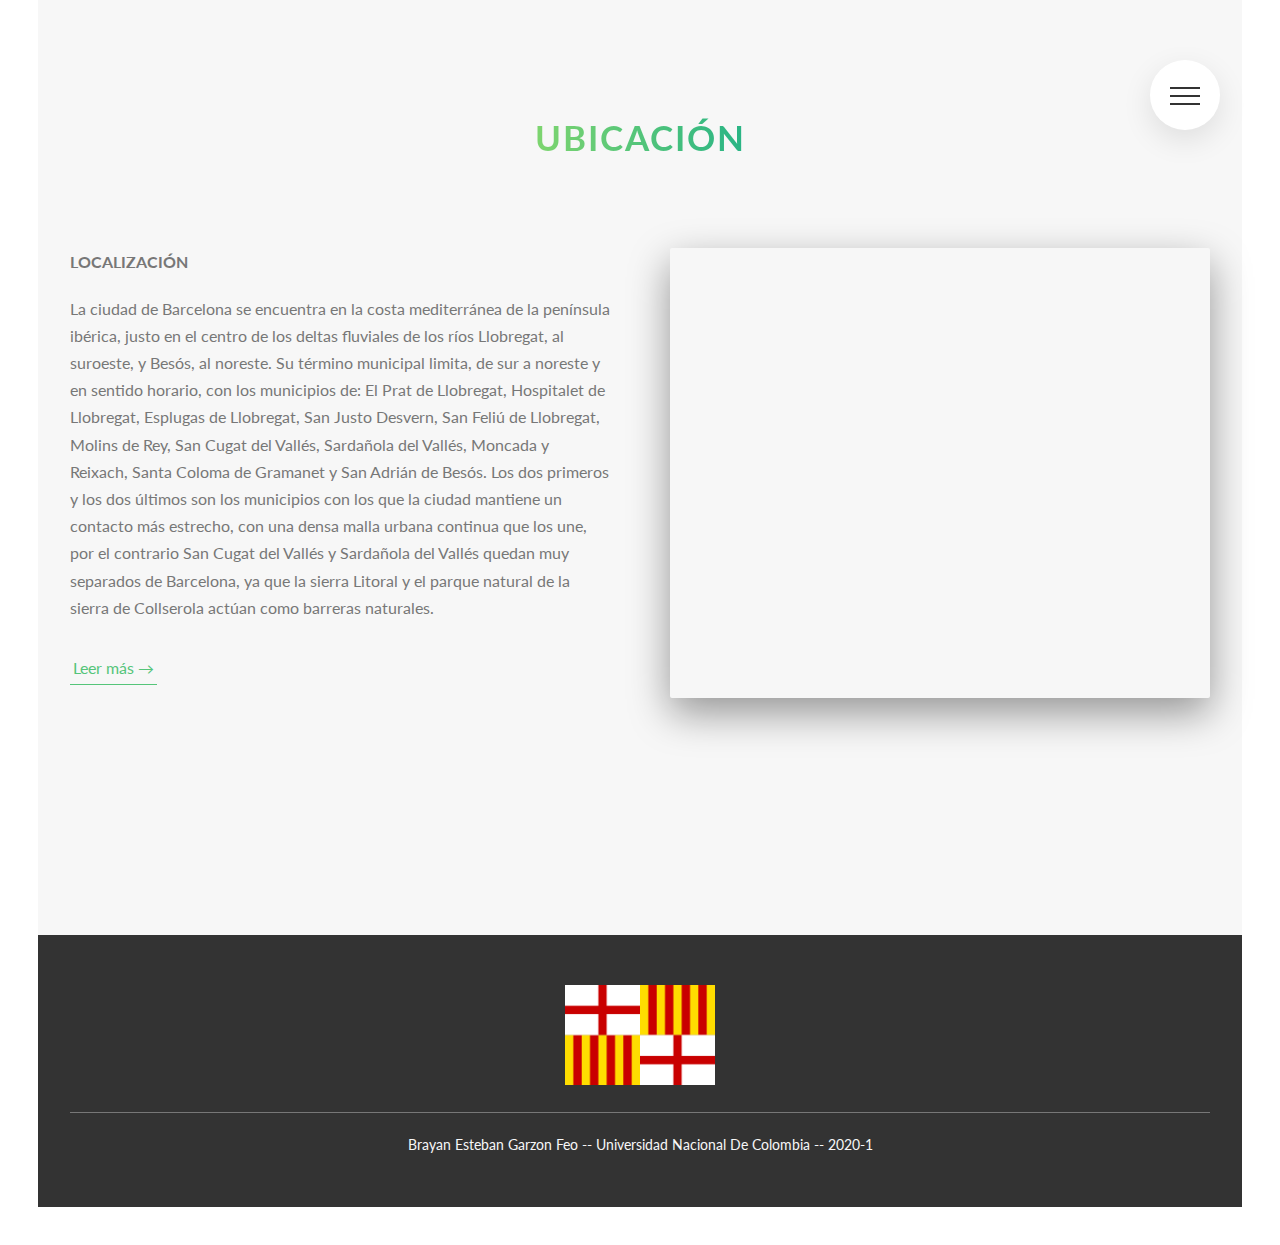
<file: ubicacion.html>
<!DOCTYPE html>
<html lang="es">

<head>
    <meta charset="UTF-8">
    <meta name="viewport" content="width=device-width, initial-scale=1.0">

    <link href="https://fonts.googleapis.com/css?family=Lato:100,300,400,700,900" rel="stylesheet">

    <link rel="stylesheet" href="css/icon-font.css">
    <link rel="stylesheet" href="css/style.css">
    <link rel="shortcut icon" type="image/png" href="img/icon.png">

    <title>Barcelona</title>
</head>

<body>

    <div class="navigation">
        <input type="checkbox" class="navigation__checkbox" id="navi-toggle">

        <label for="navi-toggle" class="navigation__button">
            <span class="navigation__icon">&nbsp;</span>
        </label>

        <div class="navigation__background">&nbsp;</div>

        <nav class="navigation__nav">
            <ul class="navigation__list">
                <li class="navigation__item"><a href="index.html" class="navigation__link"><span>01</span>Inicio</a>
                </li>
                <li class="navigation__item"><a href="ubicacion.html"
                        class="navigation__link"><span>02</span>Ubicacion</a></li>
                <li class="navigation__item"><a href="habitantes.html"
                        class="navigation__link"><span>03</span>Habitantes</a></li>
                <li class="navigation__item"><a href="historia.html"
                        class="navigation__link"><span>04</span>Historia</a></li>
                <li class="navigation__item"><a href="actividades.html"
                        class="navigation__link"><span>05</span>Actividades</a></li>
                <li class="navigation__item"><a href="referencias.html"
                        class="navigation__link"><span>05</span>Referencias</a></li>
            </ul>
        </nav>

    </div>
    <main>
        <section class="section-about">
            <div class="u-center-text u-margin-bottom-big">
                <h2 class="heading-secondary">
                    Ubicación
                </h2>
            </div>
            <div class="row">
                <div class="col-1-of-2">
                    <h3 class="heading-tertiary u-margin-bottom-small">Localización</h3>
                    <p class="paragraph">
                        La ciudad de Barcelona se encuentra en la costa mediterránea de la península ibérica, justo en
                        el centro de los deltas fluviales de los ríos Llobregat, al suroeste, y Besós, al noreste. Su
                        término municipal limita, de sur a noreste y en sentido horario, con los municipios de: El Prat
                        de Llobregat, Hospitalet de Llobregat, Esplugas de Llobregat, San Justo Desvern, San Feliú de
                        Llobregat, Molins de Rey, San Cugat del Vallés, Sardañola del Vallés, Moncada y Reixach, Santa
                        Coloma de Gramanet y San Adrián de Besós. Los dos primeros y los dos últimos son los municipios
                        con los que la ciudad mantiene un contacto más estrecho, con una densa malla urbana continua que
                        los une, por el contrario San Cugat del Vallés y Sardañola del Vallés quedan muy separados de
                        Barcelona, ya que la sierra Litoral y el parque natural de la sierra de Collserola actúan como
                        barreras naturales.
                    </p>

                    <a href="https://es.wikipedia.org/wiki/Barcelona#Localizaci%C3%B3n" class="btn-text">Leer más
                        &rarr;</a>
                </div>
                <div class="col-1-of-2">
                    <div class="composition">
                        <iframe class="composition__map"
                            src="https://www.google.com/maps/embed?pb=!1m18!1m12!1m3!1d95771.83635719825!2d2.1185533865523722!3d41.39863196369298!2m3!1f0!2f0!3f0!3m2!1i1024!2i768!4f13.1!3m3!1m2!1s0x12a49816718e30e5%3A0x44b0fb3d4f47660a!2sBarcelona%2C%20Espa%C3%B1a!5e0!3m2!1ses-419!2sco!4v1586478409198!5m2!1ses-419!2sco"
                            width="600" height="450" frameborder="0" style="border:0;" allowfullscreen=""
                            aria-hidden="false" tabindex="0"></iframe>
                    </div>
                </div>
            </div>
        </section>
    </main>
    <footer class="footer">
        <div class="footer__logo-box">
            <img src="img/bandera.png" alt="Full logo" class="footer__logo">
        </div>
        <div class="row">
            <p class="footer__text">
                Brayan Esteban Garzon Feo -- Universidad Nacional De Colombia -- 2020-1
            </p>
        </div>
    </footer>
</file>
<file: css/icon-font.css>
@charset "UTF-8";

@font-face {
  font-family: "linea-basic-10";
  src:url("fonts/linea-basic-10.eot");
  src:url("fonts/linea-basic-10.eot?#iefix") format("embedded-opentype"),
    url("fonts/linea-basic-10.woff") format("woff"),
    url("fonts/linea-basic-10.ttf") format("truetype"),
    url("fonts/linea-basic-10.svg#linea-basic-10") format("svg");
  font-weight: normal;
  font-style: normal;

}

[data-icon]:before {
  font-family: "linea-basic-10" !important;
  content: attr(data-icon);
  font-style: normal !important;
  font-weight: normal !important;
  font-variant: normal !important;
  text-transform: none !important;
  speak: none;
  line-height: 1;
  -webkit-font-smoothing: antialiased;
  -moz-osx-font-smoothing: grayscale;
}

[class^="icon-"]:before,
[class*=" icon-"]:before {
  font-family: "linea-basic-10" !important;
  font-style: normal !important;
  font-weight: normal !important;
  font-variant: normal !important;
  text-transform: none !important;
  speak: none;
  line-height: 1;
  -webkit-font-smoothing: antialiased;
  -moz-osx-font-smoothing: grayscale;
}

.icon-basic-accelerator:before {
  content: "a";
}
.icon-basic-alarm:before {
  content: "b";
}
.icon-basic-anchor:before {
  content: "c";
}
.icon-basic-anticlockwise:before {
  content: "d";
}
.icon-basic-archive:before {
  content: "e";
}
.icon-basic-archive-full:before {
  content: "f";
}
.icon-basic-ban:before {
  content: "g";
}
.icon-basic-battery-charge:before {
  content: "h";
}
.icon-basic-battery-empty:before {
  content: "i";
}
.icon-basic-battery-full:before {
  content: "j";
}
.icon-basic-battery-half:before {
  content: "k";
}
.icon-basic-bolt:before {
  content: "l";
}
.icon-basic-book:before {
  content: "m";
}
.icon-basic-book-pen:before {
  content: "n";
}
.icon-basic-book-pencil:before {
  content: "o";
}
.icon-basic-bookmark:before {
  content: "p";
}
.icon-basic-calculator:before {
  content: "q";
}
.icon-basic-calendar:before {
  content: "r";
}
.icon-basic-cards-diamonds:before {
  content: "s";
}
.icon-basic-cards-hearts:before {
  content: "t";
}
.icon-basic-case:before {
  content: "u";
}
.icon-basic-chronometer:before {
  content: "v";
}
.icon-basic-clessidre:before {
  content: "w";
}
.icon-basic-clock:before {
  content: "x";
}
.icon-basic-clockwise:before {
  content: "y";
}
.icon-basic-cloud:before {
  content: "z";
}
.icon-basic-clubs:before {
  content: "A";
}
.icon-basic-compass:before {
  content: "B";
}
.icon-basic-cup:before {
  content: "C";
}
.icon-basic-diamonds:before {
  content: "D";
}
.icon-basic-display:before {
  content: "E";
}
.icon-basic-download:before {
  content: "F";
}
.icon-basic-exclamation:before {
  content: "G";
}
.icon-basic-eye:before {
  content: "H";
}
.icon-basic-eye-closed:before {
  content: "I";
}
.icon-basic-female:before {
  content: "J";
}
.icon-basic-flag1:before {
  content: "K";
}
.icon-basic-flag2:before {
  content: "L";
}
.icon-basic-floppydisk:before {
  content: "M";
}
.icon-basic-folder:before {
  content: "N";
}
.icon-basic-folder-multiple:before {
  content: "O";
}
.icon-basic-gear:before {
  content: "P";
}
.icon-basic-geolocalize-01:before {
  content: "Q";
}
.icon-basic-geolocalize-05:before {
  content: "R";
}
.icon-basic-globe:before {
  content: "S";
}
.icon-basic-gunsight:before {
  content: "T";
}
.icon-basic-hammer:before {
  content: "U";
}
.icon-basic-headset:before {
  content: "V";
}
.icon-basic-heart:before {
  content: "W";
}
.icon-basic-heart-broken:before {
  content: "X";
}
.icon-basic-helm:before {
  content: "Y";
}
.icon-basic-home:before {
  content: "Z";
}
.icon-basic-info:before {
  content: "0";
}
.icon-basic-ipod:before {
  content: "1";
}
.icon-basic-joypad:before {
  content: "2";
}
.icon-basic-key:before {
  content: "3";
}
.icon-basic-keyboard:before {
  content: "4";
}
.icon-basic-laptop:before {
  content: "5";
}
.icon-basic-life-buoy:before {
  content: "6";
}
.icon-basic-lightbulb:before {
  content: "7";
}
.icon-basic-link:before {
  content: "8";
}
.icon-basic-lock:before {
  content: "9";
}
.icon-basic-lock-open:before {
  content: "!";
}
.icon-basic-magic-mouse:before {
  content: "\"";
}
.icon-basic-magnifier:before {
  content: "#";
}
.icon-basic-magnifier-minus:before {
  content: "$";
}
.icon-basic-magnifier-plus:before {
  content: "%";
}
.icon-basic-mail:before {
  content: "&";
}
.icon-basic-mail-multiple:before {
  content: "'";
}
.icon-basic-mail-open:before {
  content: "(";
}
.icon-basic-mail-open-text:before {
  content: ")";
}
.icon-basic-male:before {
  content: "*";
}
.icon-basic-map:before {
  content: "+";
}
.icon-basic-message:before {
  content: ",";
}
.icon-basic-message-multiple:before {
  content: "-";
}
.icon-basic-message-txt:before {
  content: ".";
}
.icon-basic-mixer2:before {
  content: "/";
}
.icon-basic-mouse:before {
  content: ":";
}
.icon-basic-notebook:before {
  content: ";";
}
.icon-basic-notebook-pen:before {
  content: "<";
}
.icon-basic-notebook-pencil:before {
  content: "=";
}
.icon-basic-paperplane:before {
  content: ">";
}
.icon-basic-pencil-ruler:before {
  content: "?";
}
.icon-basic-pencil-ruler-pen:before {
  content: "@";
}
.icon-basic-photo:before {
  content: "[";
}
.icon-basic-picture:before {
  content: "]";
}
.icon-basic-picture-multiple:before {
  content: "^";
}
.icon-basic-pin1:before {
  content: "_";
}
.icon-basic-pin2:before {
  content: "`";
}
.icon-basic-postcard:before {
  content: "{";
}
.icon-basic-postcard-multiple:before {
  content: "|";
}
.icon-basic-printer:before {
  content: "}";
}
.icon-basic-question:before {
  content: "~";
}
.icon-basic-rss:before {
  content: "\\";
}
.icon-basic-server:before {
  content: "\e000";
}
.icon-basic-server2:before {
  content: "\e001";
}
.icon-basic-server-cloud:before {
  content: "\e002";
}
.icon-basic-server-download:before {
  content: "\e003";
}
.icon-basic-server-upload:before {
  content: "\e004";
}
.icon-basic-settings:before {
  content: "\e005";
}
.icon-basic-share:before {
  content: "\e006";
}
.icon-basic-sheet:before {
  content: "\e007";
}
.icon-basic-sheet-multiple:before {
  content: "\e008";
}
.icon-basic-sheet-pen:before {
  content: "\e009";
}
.icon-basic-sheet-pencil:before {
  content: "\e00a";
}
.icon-basic-sheet-txt:before {
  content: "\e00b";
}
.icon-basic-signs:before {
  content: "\e00c";
}
.icon-basic-smartphone:before {
  content: "\e00d";
}
.icon-basic-spades:before {
  content: "\e00e";
}
.icon-basic-spread:before {
  content: "\e00f";
}
.icon-basic-spread-bookmark:before {
  content: "\e010";
}
.icon-basic-spread-text:before {
  content: "\e011";
}
.icon-basic-spread-text-bookmark:before {
  content: "\e012";
}
.icon-basic-star:before {
  content: "\e013";
}
.icon-basic-tablet:before {
  content: "\e014";
}
.icon-basic-target:before {
  content: "\e015";
}
.icon-basic-todo:before {
  content: "\e016";
}
.icon-basic-todo-pen:before {
  content: "\e017";
}
.icon-basic-todo-pencil:before {
  content: "\e018";
}
.icon-basic-todo-txt:before {
  content: "\e019";
}
.icon-basic-todolist-pen:before {
  content: "\e01a";
}
.icon-basic-todolist-pencil:before {
  content: "\e01b";
}
.icon-basic-trashcan:before {
  content: "\e01c";
}
.icon-basic-trashcan-full:before {
  content: "\e01d";
}
.icon-basic-trashcan-refresh:before {
  content: "\e01e";
}
.icon-basic-trashcan-remove:before {
  content: "\e01f";
}
.icon-basic-upload:before {
  content: "\e020";
}
.icon-basic-usb:before {
  content: "\e021";
}
.icon-basic-video:before {
  content: "\e022";
}
.icon-basic-watch:before {
  content: "\e023";
}
.icon-basic-webpage:before {
  content: "\e024";
}
.icon-basic-webpage-img-txt:before {
  content: "\e025";
}
.icon-basic-webpage-multiple:before {
  content: "\e026";
}
.icon-basic-webpage-txt:before {
  content: "\e027";
}
.icon-basic-world:before {
  content: "\e028";
}
</file>
<file: css/style.css>
* {
  margin: 0;
  padding: 0;
  box-sizing: 0; 
}

body {
  box-sizing: border-box; 
}

@keyframes moveInLeft {
  0% {
    opacity: 0;
    transform: translateX(-100px); 
  }
  80% {
    transform: translateX(10px);
   }
  100% {
    opacity: 1;
    transform: translate(0); 
  } 
}

@keyframes moveInRight {
  0% {
    opacity: 0;
    transform: translateX(100px); 
  }
  80% {
    transform: translateX(-10px); 
  }
  100% {
    opacity: 1;
    transform: translate(0); 
  } 
}

@keyframes moveInBottom {
  0% {
    opacity: 0;
    transform: translateY(30px); 
  }
  100% {
    opacity: 1;
    transform: translate(0); 
  } 
}

body {
  font-family: "Lato",sans-serif;
  font-weight: 400;
  font-size: 16px;
  line-height: 1.7;
  color: #777;
  padding: 38px; 
}

a{
  text-decoration: none;
}

.heading-primary {
  color: #fff;
  text-transform: uppercase;
  backface-visibility: hidden;
  margin-bottom: 60px; 
}
  .heading-primary--main {
    display: block;
    font-size: 60px;
    font-weight: 400;
    letter-spacing: 35px;
    animation-name: moveInLeft;
    animation-duration: 1s;
    animation-timing-function: ease-out;
    }
  .heading-primary--sub {
    display: block;
    font-size: 20px;
    font-weight: 700;
    letter-spacing: 17.4px;
    animation: moveInRight 1s ease-out;
   }

.heading-secondary {
  font-size: 35px;
  text-transform: uppercase;
  font-weight: 700;
  display: inline-block;
  background-image: linear-gradient(to right, #7ed56f, #28b485);
  -webkit-background-clip: text;
  color: transparent;
  letter-spacing: 2px;
  transition: all .2s; 
}
  .heading-secondary:hover {
    transform: skewY(2deg) skewX(15deg) scale(1.1);
    text-shadow: 5px 10px 20px rgba(0, 0, 0, 0.2); 
  }

.heading-secondary-2 {
  font-size: 35px;
  text-transform: uppercase;
  font-weight: 700;
  display: inline-block;
  background-image: linear-gradient(to right, #ffffff, #cad8d3);
  -webkit-background-clip: text;
  color: transparent;
  letter-spacing: 2px;
  transition: all .2s; 
}
  .heading-secondary-2:hover {
    transform: skewY(2deg) skewX(15deg) scale(1.1);
    text-shadow: 5px 10px 20px rgba(0, 0, 0, 0.2); 
  }

.heading-tertiary {
  font-size: 16px;
  font-weight: 700;
  text-transform: uppercase;
 }

.paragraph {
  font-size: 16px; 
}
  .paragraph:not(:last-child) {
    margin-bottom: 30px; 
  }

.u-center-text {
  text-align: center !important;
 }

.u-margin-bottom-big {
  margin-bottom: 80px !important; 
}

.u-margin-bottom-medium {
  margin-bottom: 40px !important;
 }

.u-margin-bottom-small {
  margin-bottom: 20px !important; 
}

.u-margin-top-big {
  margin-top: 80px !important; 
}

.u-margin-top-huge {
  margin-top: 100px !important; 
}

.btn, .btn:link, .btn:visited {
  text-transform: uppercase;
  text-decoration: none;
  padding: 10px 40px;
  display: inline-block;
  border-radius: 100px;
  transition: all .2s;
  position: relative;
  font-size: 16px;
  border: none;
  cursor: pointer;
 }

.btn:hover {
  transform: translateY(-3px);
  box-shadow: 0 10px 20px rgba(0, 0, 0, 0.2);
 }
  .btn:hover::after {
    transform: scaleX(1.4) scaleY(1.6);
    opacity: 0; 
  }

.btn:active, .btn:focus {
  outline: none;
  transform: translateY(-1px);
  box-shadow: 0 5px 10px rgba(0, 0, 0, 0.2);
 }

.btn--white {
  background-color: #fff;
  color: #777; }
  .btn--white::after {
    background-color: #fff; 
  }

.btn--green {
  background-color: #55c57a;
  color: #fff; }
  .btn--green::after {
    background-color: #55c57a; 
  }

.btn::after {
  content: "";
  display: inline-block;
  height: 100%;
  width: 100%;
  border-radius: 100px;
  position: absolute;
  top: 0;
  left: 0;
  z-index: -1;
  transition: all .4s; 
}

.btn--animated {
  animation: moveInBottom .5s ease-out .75s;
  animation-fill-mode: backwards; }

.btn-text:link, .btn-text:visited {
  font-size: 16px;
  color: #55c57a;
  display: inline-block;
  text-decoration: none;
  border-bottom: 1px solid #55c57a;
  padding: 3px;
  transition: all .2s; 
}

.btn-text:hover {
  background-color: #55c57a;
  color: #fff;
  box-shadow: 0 5px 10px rgba(0, 0, 0, 0.15);
  transform: translateY(-2px); 
}

.composition {
  position: relative; 
}
  .composition__photo {
    width: 55%;
    box-shadow: 0 15px 40px rgba(0, 0, 0, 0.4);
    border-radius: 2px;
    position: absolute;
    z-index: 10;
    transition: all .2s;
    outline-offset: 20px; 
  }

  .composition__map {
    width: 100%;
    box-shadow: 0 15px 40px rgba(0, 0, 0, 0.4);
    border-radius: 2px;
    position: absolute;
    z-index: 10;
    transition: all .2s;
    outline-offset: 20px; 
  }
  
  .composition__map:hover {
    outline: 15px solid #55c57a;
    transform: scale(1.05) translateY(5px);
    box-shadow: 0 25px 40px rgba(0, 0, 0, 0.5);
    z-index: 20; 
  }

    .composition__photo--p1 {
      left: 0;
      top: -20px;
     }
    .composition__photo--p2 {
      right: 0;
      top: 20px;
     }
    .composition__photo--p3 {
      left: 20%;
      top: 100px; 
    }
    .composition__photo:hover {
      outline: 15px solid #55c57a;
      transform: scale(1.05) translateY(5px);
      box-shadow: 0 25px 40px rgba(0, 0, 0, 0.5);
      z-index: 20;
     }
  .composition:hover .composition__photo:not(:hover) {
    transform: scale(0.95); 
  }

.history-box {
  background-color: rgba(255, 255, 255, 0.8);
  font-size: 15px;
  padding: 25px;
  text-align: center;
  border-radius: 3px;
  box-shadow: 0 15px 40px rgba(0, 0, 0, 0.15);
  transition: all .3s;
 }
  .history-box__icon {
    font-size: 60px;
    margin-bottom: 5px;
    display: inline-block;
    background-image: linear-gradient(to right, #7ed56f, #28b485);
    -webkit-background-clip: text;
    color: transparent; 
  }
  .history-box:hover {
    transform: translateY(-15px) scale(1.03); 
  }
  .history-box__text{
    text-align: center;
  }

.card {
  perspective: 1500px;
  -moz-perspective: 1500px;
  position: relative;
  height: 520px; 
}
  .card__side {
    font-size: 20px;
    height: 550px;
    transition: all .8s ease;
    position: absolute;
    top: 0;
    left: 0;
    width: 100%;
    backface-visibility: hidden;
    overflow: hidden;
    border-radius: 3px;
    box-shadow: 0 15px 40px rgba(0, 0, 0, 0.15); 
  }
    .card__side--front {
      background-color: #fff; 
    }
    .card__side--back {
      background-color: green;
      transform: rotateY(180deg); 
    }
      .card__side--back-1 {
        background-image: linear-gradient(to right bottom, #ffb900, #ff7730); 
      }
      .card__side--back-2 {
        background-image: linear-gradient(to right bottom, #7ed56f, #28b485);
       }
      .card__side--back-3 {
        background-image: linear-gradient(to right bottom, #2998ff, #5643fa); 
      }
  .card:hover .card__side--front {
    transform: rotateY(-180deg); 
  }
  .card:hover .card__side--back {
    transform: rotateY(0deg); 
  }
  .card__picture {
    background-size: cover;
    height: 230px;
    background-blend-mode: screen;
    clip-path: polygon(0 0, 100% 0, 100% 85%, 0 100%);
    -webkit-clip-path: polygon(0 0, 100% 0, 100% 85%, 0 100%); 
  }
    .card__picture--1 {
      background-image: linear-gradient(to right bottom, #ffb900, #ff7730), url(../img/actividades1.jpg); 
    }
    .card__picture--2 {
      background-image: linear-gradient(to right bottom, #7ed56f, #28b485), url(../img/actividades2.jpg); 
    }
    .card__picture--3 {
      background-image: linear-gradient(to right bottom, #2998ff, #5643fa), url(../img/actividades3.jpg);
     }
  .card__heading {
    font-size: 28px;
    font-weight: 300;
    text-transform: uppercase;
    text-align: right;
    color: #fff;
    position: absolute;
    top: 120px;
    right: 30px;
    width: 75%;
   }
  .card__heading-span {
    padding: 10px 15px;
    -webkit-box-decoration-break: clone;
    box-decoration-break: clone; 
  }
    .card__heading-span--1 {
      background-image: linear-gradient(to right bottom, rgba(255, 185, 0, 0.85), rgba(255, 119, 48, 0.85)); 
    }
    .card__heading-span--2 {
      background-image: linear-gradient(to right bottom, rgba(126, 213, 111, 0.85), rgba(40, 180, 133, 0.85)); 
    }
    .card__heading-span--3 {
      background-image: linear-gradient(to right bottom, rgba(41, 152, 255, 0.85), rgba(86, 67, 250, 0.85));
     }
  .card__details {
    padding: 30px;
   }
    .card__details ul {
      list-style: none;
      width: 80%;
      margin: 0 auto;
     }
      .card__details ul li {
        text-align: center;
        font-size: 15px;
        padding: 10px; 
      }
        .card__details ul li:not(:last-child) {
          border-bottom: 1px solid #eee; 
        }
  .card__cta {
    position: absolute;
    top: 50%;
    left: 50%;
    transform: translate(-50%, -50%);
    width: 90%;
    text-align: center; 
  }
  .card__price-box {
    text-align: center;
    color: #fff;
    margin-bottom: 80px;
   }
  .card__price-only {
    font-size: 14px;
    text-transform: uppercase; 
  }
  .card__price-value {
    font-size: 60px;
    font-weight: 100; 
  }

.story {
  width: 75%;
  margin: 0 auto;
  box-shadow: 0 30px 60px rgba(0, 0, 0, 0.1);
  background-color: rgba(255, 255, 255, 0.6);
  border-radius: 3px;
  padding: 60px;
  padding-left: 90px;
  font-size: 16px;
  transform: skewX(-12deg);
  backface-visibility: hidden; 
}
  .story__shape {
    width: 150px;
    height: 150px;
    float: left;
    -webkit-shape-outside: circle(50% at 50% 50%);
    shape-outside: circle(50% at 50% 50%);
    -webkit-clip-path: circle(50% at 50% 50%);
    clip-path: circle(50% at 50% 50%);
    transform: translateX(-30px) skewX(12deg);
    position: relative;
    backface-visibility: hidden;
    overflow: hidden; 
  }
  .story__img {
    height: 100%;
    transform: translate(-40px) scale(1.4);
    backface-visibility: hidden;
    transition: all .5s;
    overflow: hidden; 
  }
  .story__text {
    transform: skewX(12deg); 
  }
  .story__caption {
    position: absolute;
    top: 50%;
    left: 50%;
    transform: translate(-50%, 20%);
    color: #fff;
    text-transform: uppercase;
    font-size: 17px;
    text-align: center;
    opacity: 0;
    transition: all .5s;
    backface-visibility: hidden; 
  }
  .story:hover .story__caption {
    opacity: 1;
    transform: translate(-50%, -50%);
   }
  .story:hover .story__img {
    transform: translate(-40px) scale(1);
    filter: blur(3px) brightness(80%); 
  }

.bg-video {
  position: absolute;
  top: 0;
  left: 0;
  height: 100%;
  width: 100%;
  z-index: -1;
  opacity: 0.15;
  overflow: hidden; 
}
  .bg-video__content {
    height: 100%;
    width: 100%;
    object-fit: cover; 
  }

.popup {
  height: 100vh;
  width: 100%;
  position: fixed;
  top: 0;
  left: 0;
  background-color: rgba(0, 0, 0, 0.8);
  z-index: 9999;
  opacity: 0;
  visibility: hidden;
  transition: all .3s; 
}
  @supports (-webkit-backdrop-filter: blur(10px)) or (backdrop-filter: blur(10px)) {
    .popup {
      -webkit-backdrop-filter: blur(10px);
      backdrop-filter: blur(10px);
      background-color: rgba(0, 0, 0, 0.3); 
    } 
  }
  .popup__content {
    position: absolute;
    top: 50%;
    left: 50%;
    transform: translate(-50%, -50%);
    width: 75%;
    background-color: #fff;
    box-shadow: 0 20px 40px rgba(0, 0, 0, 0.2);
    border-radius: 3px;
    display: table;
    overflow: hidden;
    opacity: 0;
    transform: translate(-50%, -50%) scale(0.25);
    transition: all .5s .2s; 
  }
  .popup__left {
    width: 33.333333%;
    display: table-cell; 
  }
  .popup__right {
    width: 66.6666667%;
    display: table-cell;
    vertical-align: middle;
    padding: 30px 50px; 
  }
  .popup__img {
    display: block;
    width: 100%; 
    height: 50%;
  }
  .popup__text {
    font-size: 14px;
    margin-bottom: 40px;
    -moz-column-count: 2;
    -moz-column-gap: 40px;
    -moz-column-rule: 1px solid #eee;
    column-count: 2;
    column-gap: 40px;
    column-rule: 1px solid #eee;
    -moz-hyphens: auto;
    -ms-hyphens: auto;
    -webkit-hyphens: auto;
    hyphens: auto; 
  }
  .popup:target {
    opacity: 1;
    visibility: visible; 
  }
  .popup:target .popup__content {
    opacity: 1;
    transform: translate(-50%, -50%) scale(1); 
  }
  .popup__close:link, .popup__close:visited {
    color: #777;
    position: absolute;
    top: 25px;
    right: 25px;
    font-size: 30px;
    text-decoration: none;
    display: inline-block;
    transition: all .2s;
    line-height: 1; }
  .popup__close:hover {
    color: #55c57a; 
  }

.footer {
  background-color: #333;
  padding: 50px 0;
  font-size: 14px;
  color: #f7f7f7; 
}
  .footer__logo-box {
    text-align: center;
    margin-bottom: 20px; 
  }
  .footer__logo {
    width: 150px;
    height: auto; 
  }
  .footer__text {
    border-top: 1px solid #777;
    text-align: center;
    position: relative;
    padding-top: 20px;
   }
  
.row {
  max-width: 1140px;
  margin: 0 auto; 
}
  .row:not(:last-child) {
    margin-bottom: 80px; 
  }
  .row::after {
    content: "";
    display: table;
    clear: both; 
  }
  .row [class^="col-"] {
    float: left; 
  }
    .row [class^="col-"]:not(:last-child) {
      margin-right: 60px; 
    }
  .row .col-1-of-2 {
    width: calc((100% - 60px)/2); 
  }
  .row .col-1-of-3 {
    width: calc((100% - 2 * 60px)/3); 
  }
  .row .col-2-of-3 {
    width: calc( 2 * ((100% - 2 * 60px)/3) + 60px);
   }
  .row .col-1-of-4 {
    width: calc((100% - 3 * 60px)/4); 
  }
  .row .col-2-of-4 {
    width: calc(2 * ((100% - 3 * 60px)/4) + 60px); 
  }
  .row .col-3-of-4 {
    width: calc(3 * ((100% - 3 * 60px)/4) + (2 * 60px)); 
  }
.header {
  height: 95vh;
  background-image: linear-gradient(to right bottom, rgba(126, 213, 111, 0.8), rgba(40, 180, 133, 0.8)), url(../img/fondo.jpg);
  background-size: cover;
  background-position: top;
  position: relative;
  clip-path: polygon(0 0, 100% 0, 100% 80vh, 0 100%); 
}
  .header__logo-box {
    position: absolute;
    top: 40px;
    left: 40px; 
  }
  .header__logo {
    height: 35px; 
  }
  .header__text-box {
    position: absolute;
    top: 40%;
    left: 50%;
    transform: translate(-50%, -50%);
    text-align: center; 
  }
.navigation__checkbox {
  display: none; 
}
.navigation__button {
  background-color: #fff;
  height: 70px;
  width: 70px;
  position: fixed;
  top: 60px;
  right: 60px;
  border-radius: 50%;
  z-index: 2000;
  box-shadow: 0 10px 30px rgba(0, 0, 0, 0.1);
  text-align: center;
  cursor: pointer; 
}
.navigation__background {
  height: 60px;
  width: 60px;
  border-radius: 50%;
  position: fixed;
  top: 65px;
  right: 65px;
  background-image: radial-gradient(#7ed56f, #28b485);
  z-index: 1000;
  transition: transform 0.8s cubic-bezier(0.86, 0, 0.07, 1); 
}
.navigation__nav {
  height: 100vh;
  position: fixed;
  top: 0;
  left: -500px;
  z-index: 1500;
  opacity: 0;
  width: 0;
  transition: all 0.8s cubic-bezier(0.68, -0.55, 0.265, 1.55); 
}
.navigation__list {
  position: absolute;
  top: 50%;
  left: 50%;
  transform: translate(-50%, -50%);
  list-style: none;
  text-align: center;
  width: 100%; 
}
.navigation__item {
  margin: 10px; 
}
.navigation__link:link, .navigation__link:visited {
  display: inline-block;
  font-size: 30px;
  font-weight: 300;
  padding: 10px 20px;
  color: #fff;
  text-decoration: none;
  text-transform: uppercase;
  background-image: linear-gradient(120deg, transparent 0%, transparent 50%, #fff 50%);
  background-size: 220%;
  transition: all .4s; 
}
  .navigation__link:link span, .navigation__link:visited span {
    margin-right: 15px;
    display: inline-block; 
  }
.navigation__link:hover, .navigation__link:active {
  background-position: 100%;
  color: #55c57a;
  transform: translateX(10px); 
}
.navigation__checkbox:checked ~ .navigation__background {
  transform: scale(80); 
}
.navigation__checkbox:checked ~ .navigation__nav {
  opacity: 1;
  width: 100%; 
  left: 0;

}
.li-break{
  word-break: break-word;
}
.navigation__icon {
  position: relative;
  margin-top: 35px; 
}
  .navigation__icon, .navigation__icon::before, .navigation__icon::after {
    width: 30px;
    height: 2px;
    background-color: #333;
    display: inline-block; 
  }
  .navigation__icon::before, .navigation__icon::after {
    content: "";
    position: absolute;
    left: 0;
    transition: all .2s; 
  }
  .navigation__icon::before {
    top: -8px; 
  }
  .navigation__icon::after {
    top: 8px; 
  }

.navigation__button:hover .navigation__icon::before {
  top: -10px; 
}

.navigation__button:hover .navigation__icon::after {
  top: 10px; 
}

.navigation__checkbox:checked + .navigation__button .navigation__icon {
  background-color: transparent; 
}

.navigation__checkbox:checked + .navigation__button .navigation__icon::before {
  transform: rotate(135deg);
  top: 0; 
}

.navigation__checkbox:checked + .navigation__button .navigation__icon::after {
  transform: rotate(-135deg);
  top: 0; 
}

.section-about {
  background-color: #f7f7f7;
  padding: 250px 0;
  margin-top: -20vh; 
}

.section-history {
  padding: 200px 0;
  background-image: linear-gradient(to right bottom, rgba(126, 213, 111, 0.8), rgba(40, 180, 133, 0.8)), url(../img/fondo.jpg);
  background-size: cover;
  margin-top: 50px;
  transform: skewY(-7deg); 
}
  .section-history > * {
    transform: skewY(7deg); 
  }

.section-activities {
  background-color: #f7f7f7;
  padding: 250px 0 150px 0;
  margin-top: -100px; 
}

.section-people {
  position: relative;
  padding: 150px 0; 
}
</file>
